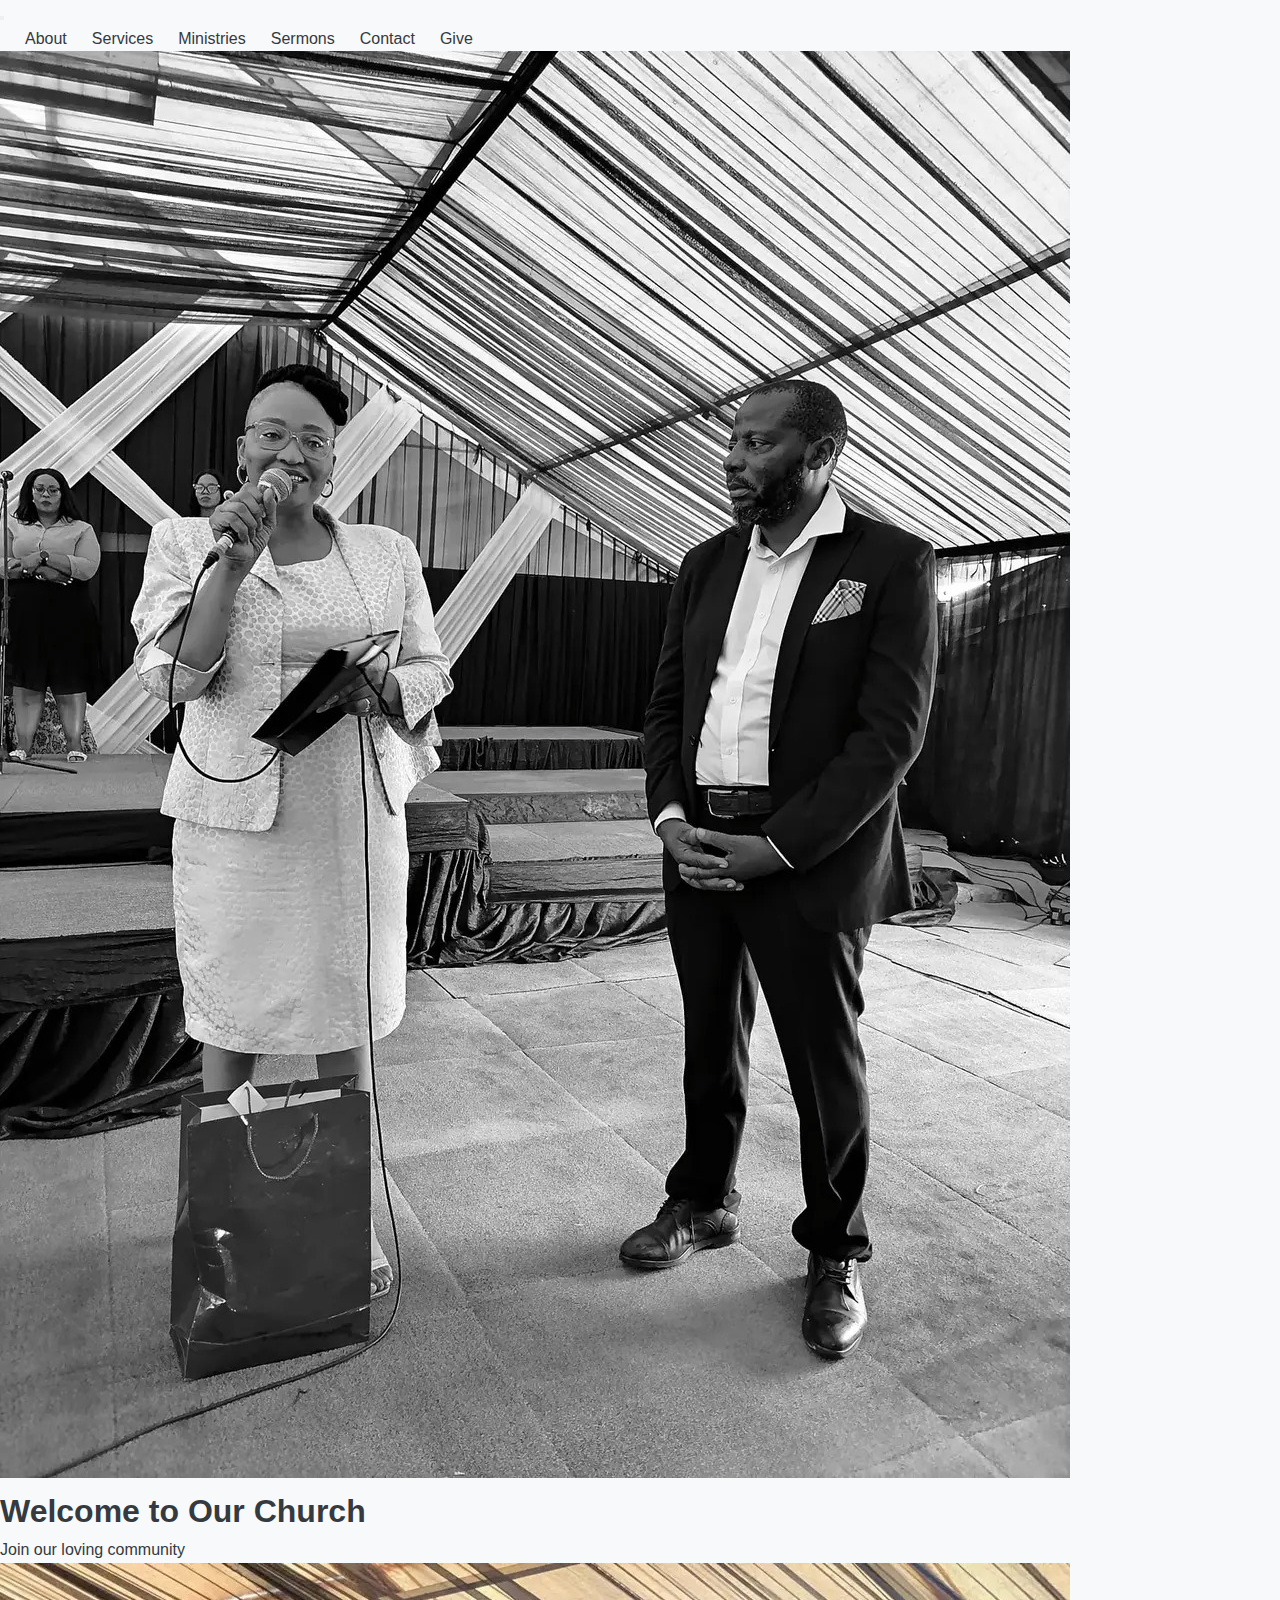
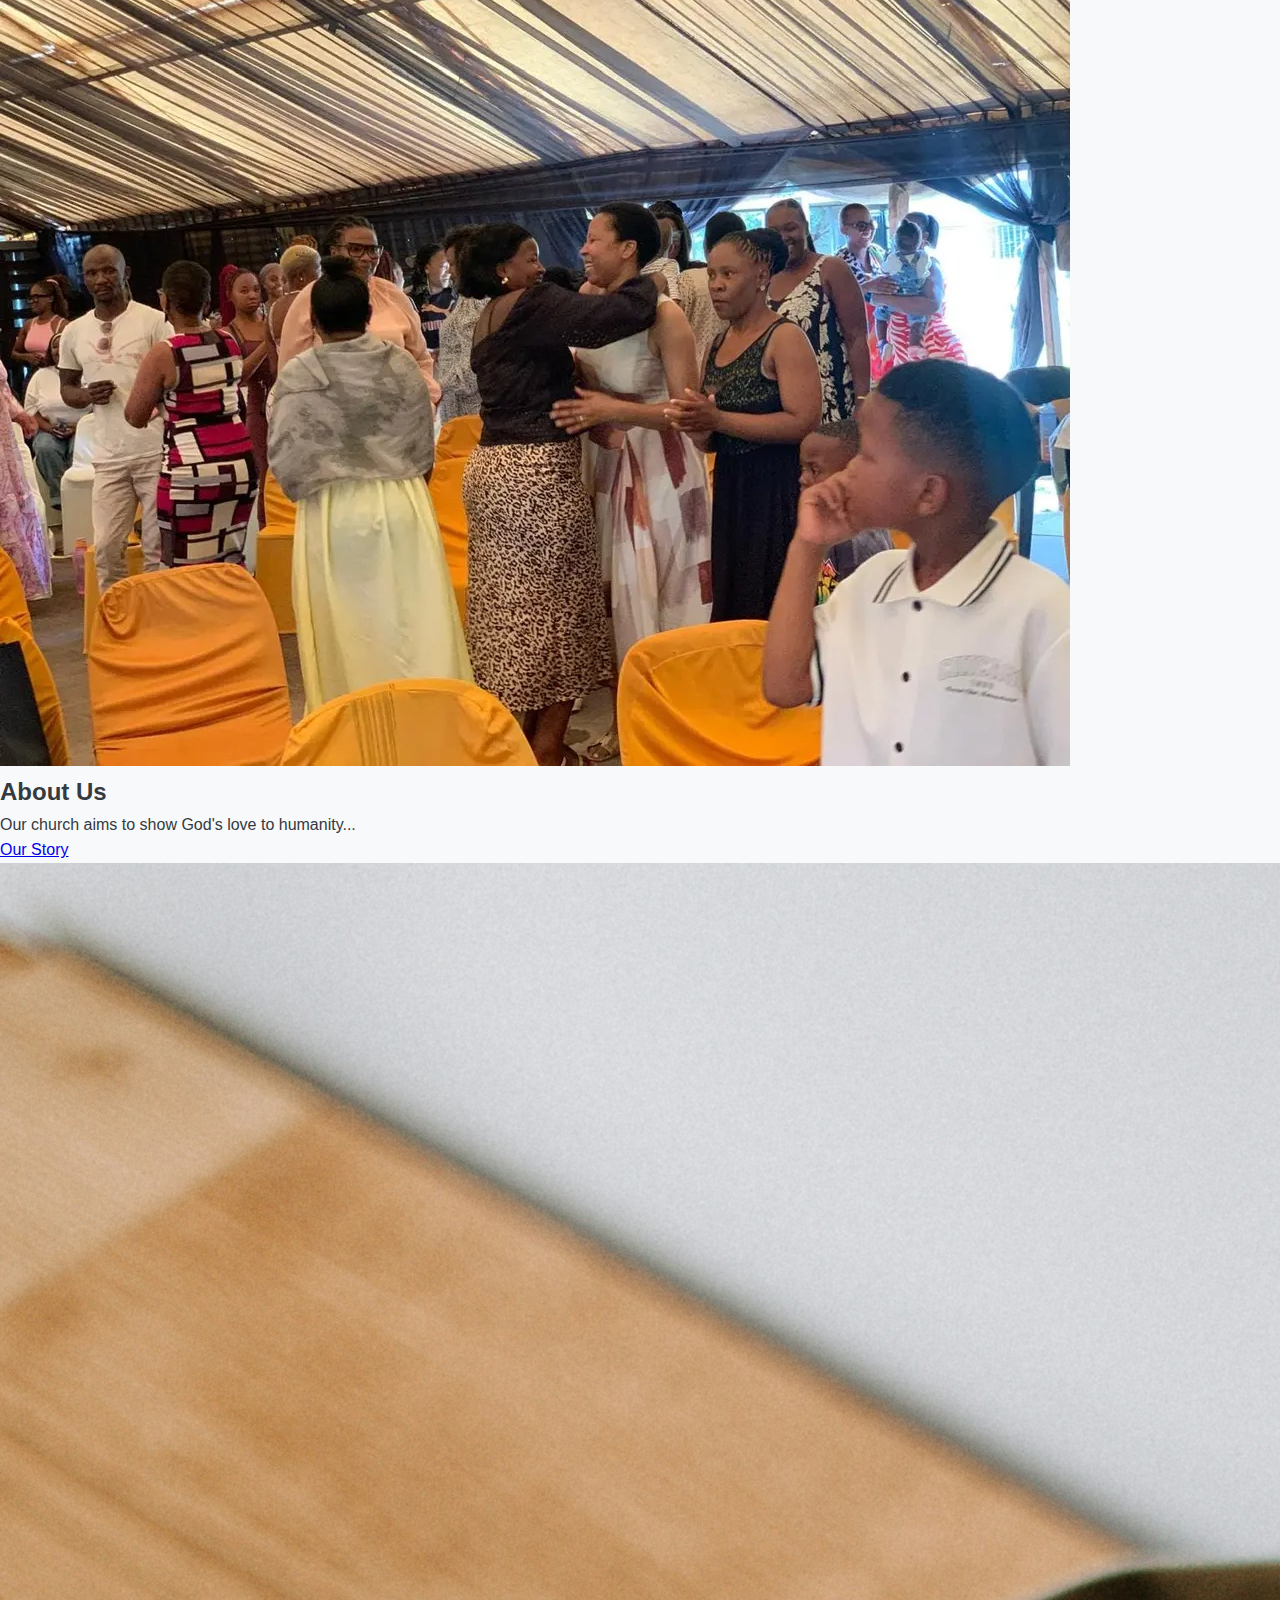
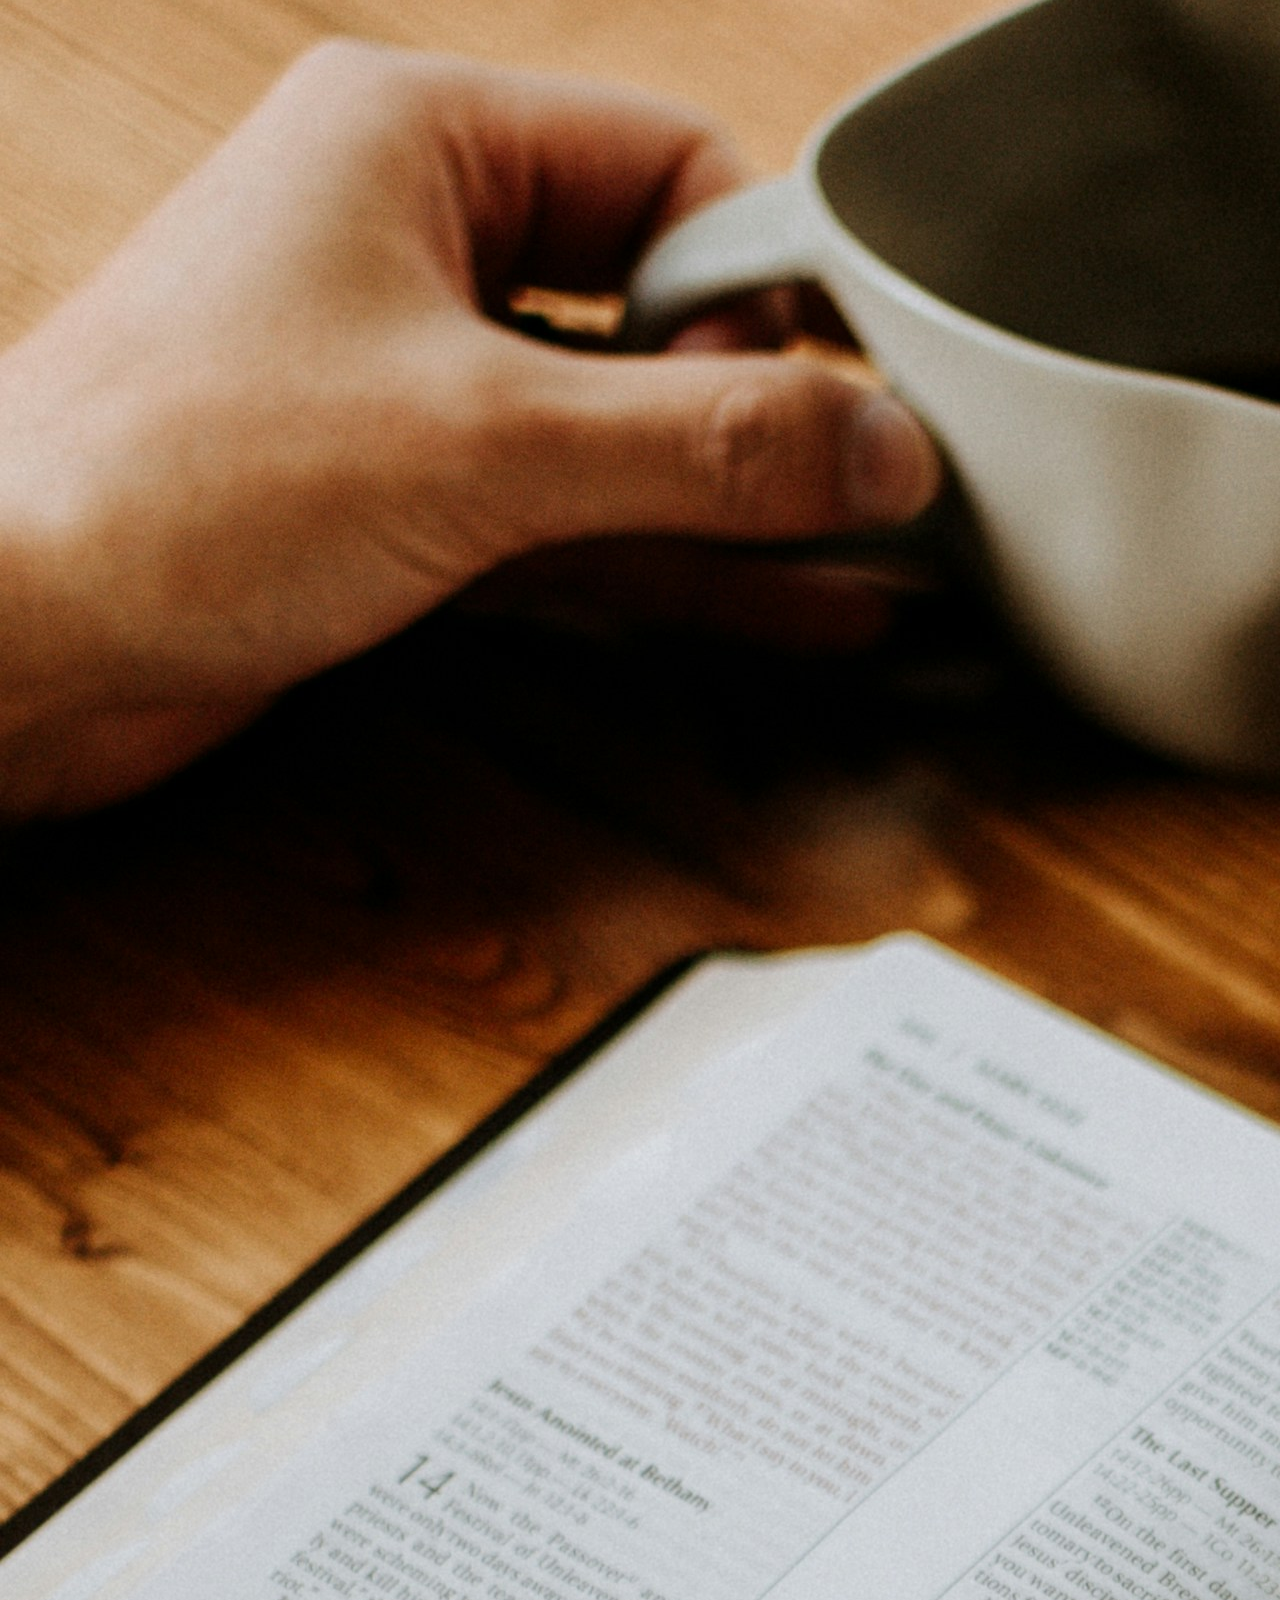
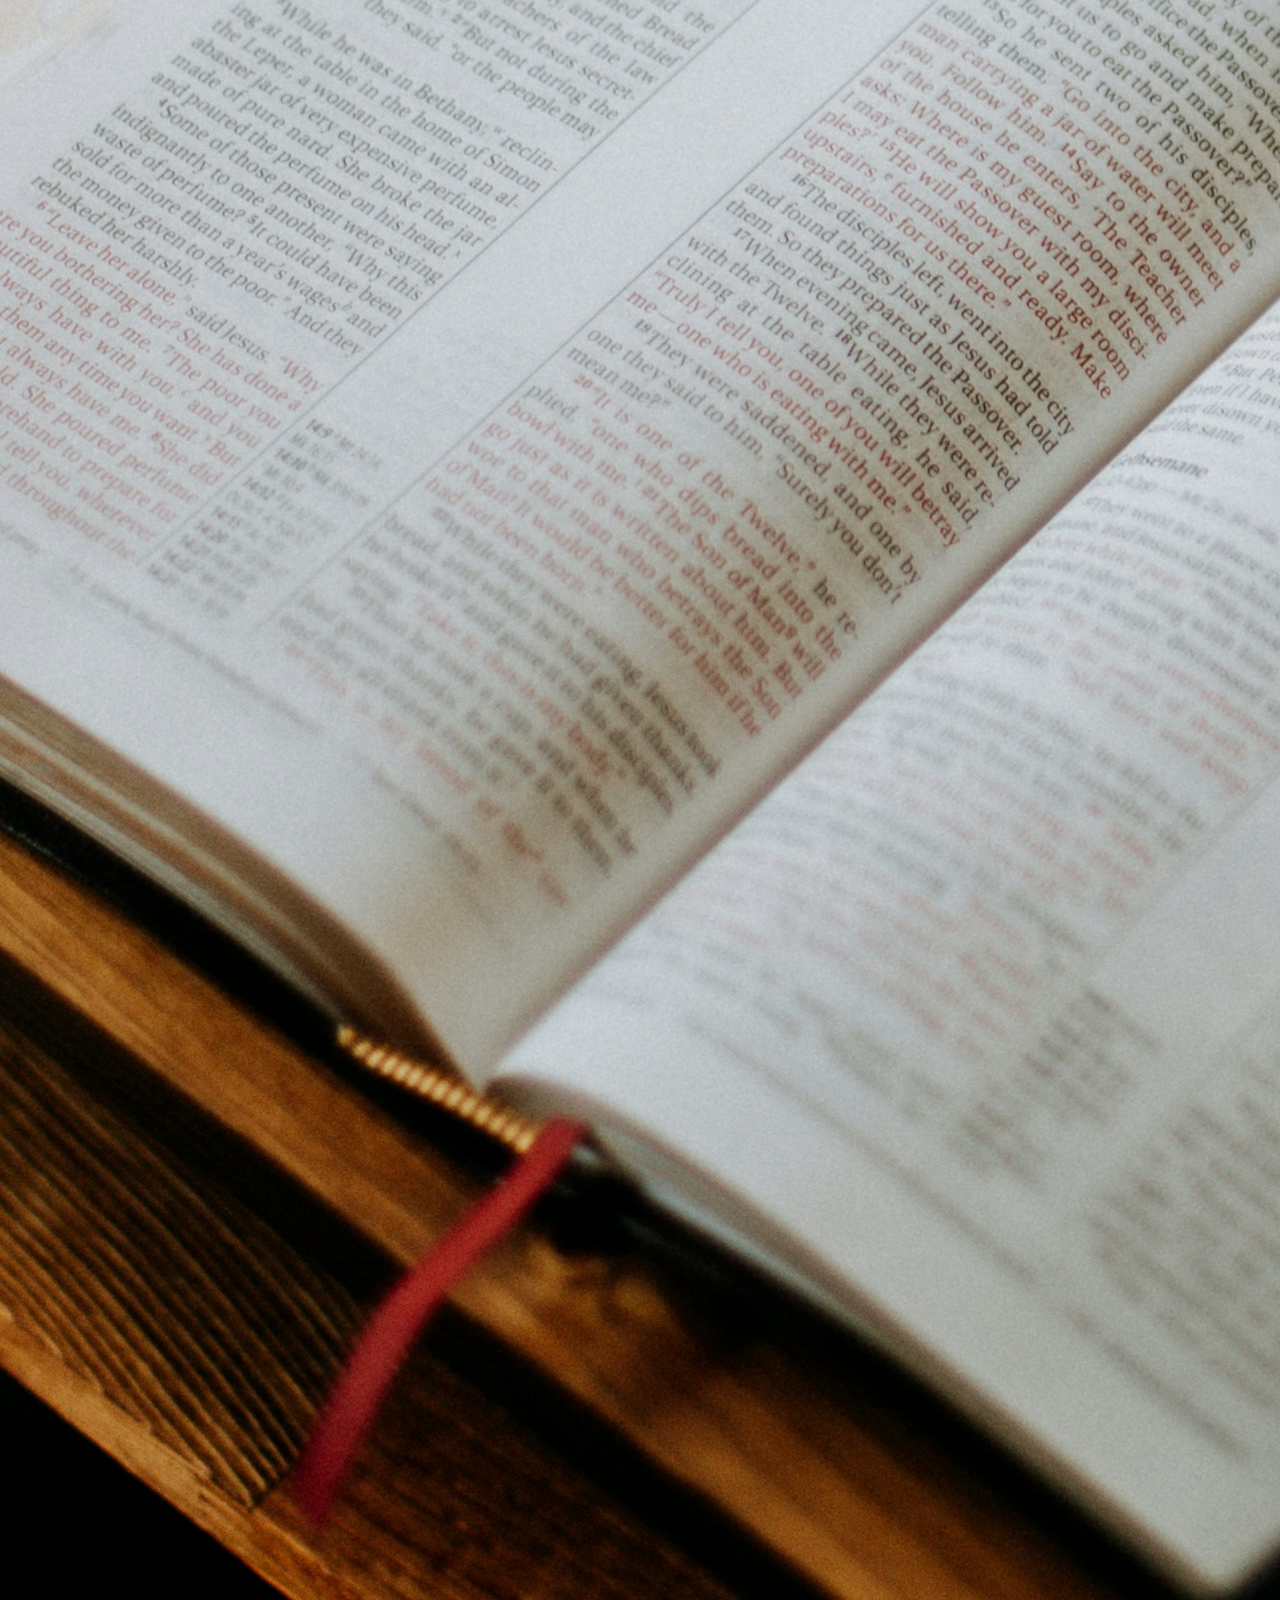
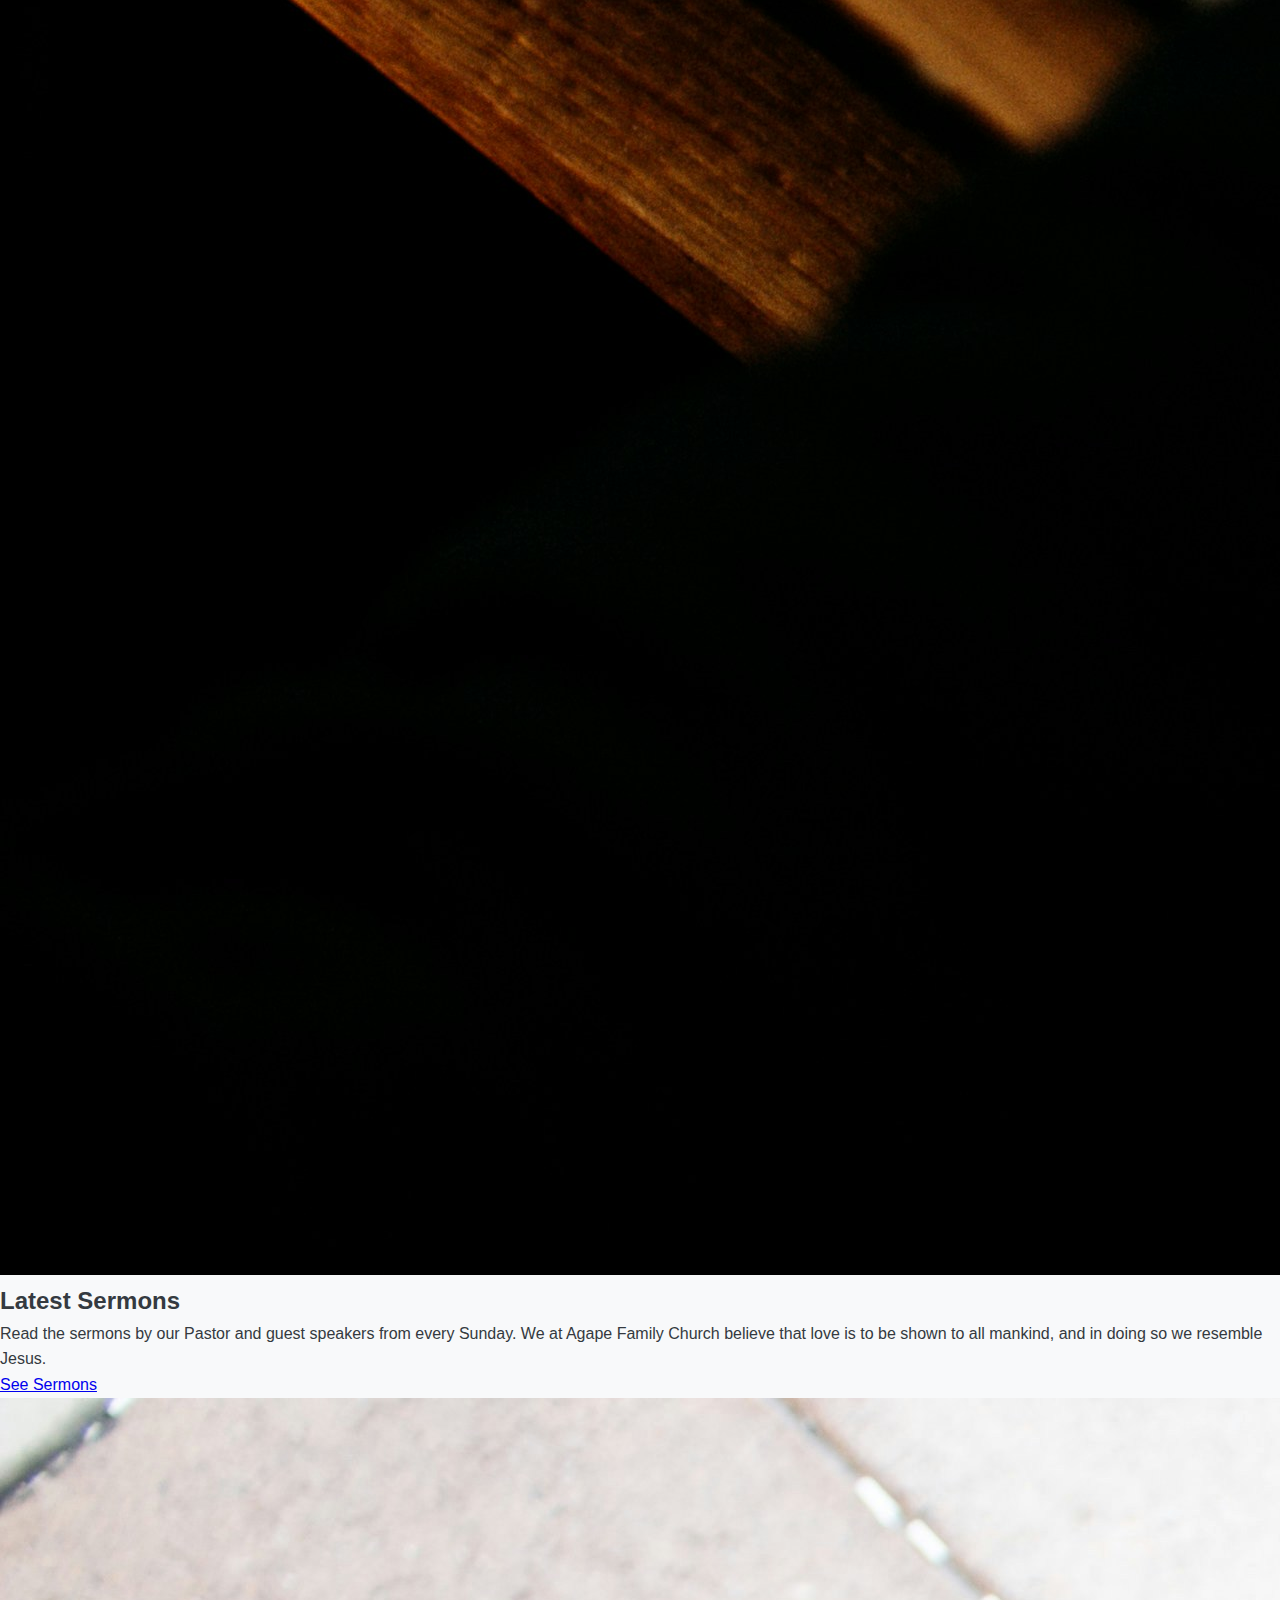
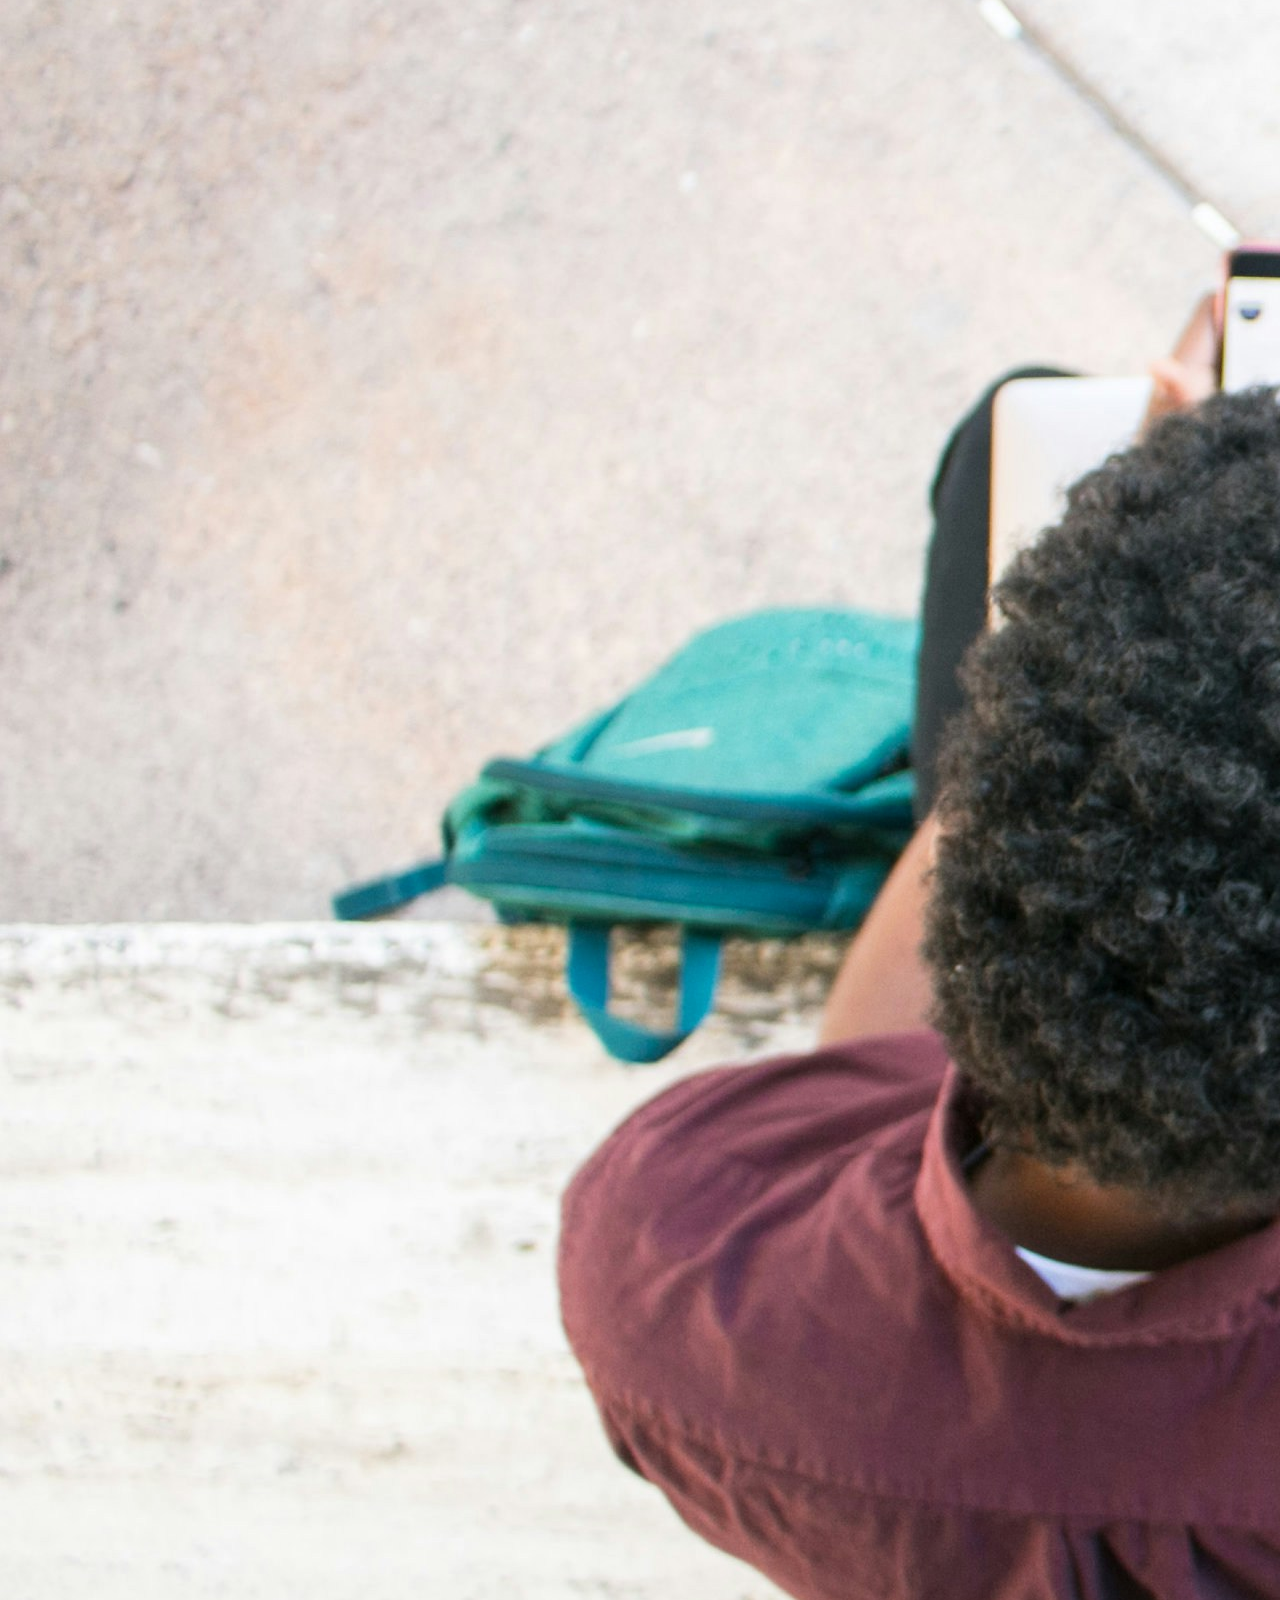
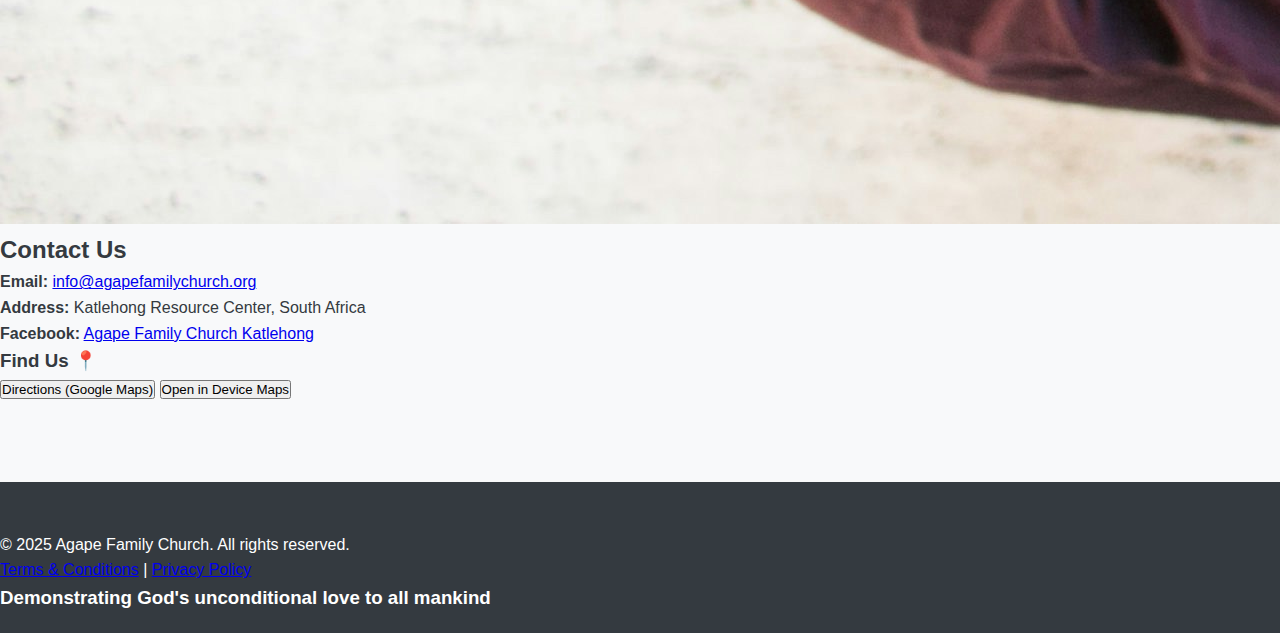
<file: index.html>
<!DOCTYPE html>
<html lang="en">
<head>
    <meta charset="UTF-8">
    <title>Agape Family Church</title>
    <meta name="description" content="Agape Family Church - Demonstrating God's unconditional love to all mankind.">
    <meta name="keywords" content="Church, Agape, Jesus, God, Christ, Christian, Agape Family Church, Agape Family Church Katlehong">
    <meta name="viewport" content="width=device-width, initial-scale=1.0">

    <!-- Google Fonts -->
    <link href="https://fonts.googleapis.com/css2?family=Merriweather:wght@400;700&display=swap" rel="stylesheet">

    <!-- Google AdSense -->
    <script async src="https://pagead2.googlesyndication.com/pagead/js/adsbygoogle.js?client=ca-pub-9924628966951206" crossorigin="anonymous"></script>

    <!-- Stylesheet -->
    <link rel="stylesheet" href="index_style.css">

    <style>
        /* Optional inline styles for ads to match your theme */
        .adsbygoogle {
            display: block;
            margin: 40px auto;
            border-radius: 15px;
            overflow: hidden;
        }
    </style>

    <!-- Google Analytics -->
    <script async src="https://www.googletagmanager.com/gtag/js?id=YOUR_GA_ID"></script>
    <script>
        window.dataLayer = window.dataLayer || [];
        function gtag(){dataLayer.push(arguments);}
        gtag('js', new Date());
        gtag('config', 'YOUR_GA_ID');
    </script>

    <script>
        // Simple bot detection
        const isBot = /bot|crawl|spider|curl|wget|python/i.test(navigator.userAgent);
        if(isBot){
            document.body.innerHTML = "<h1>Access Denied</h1>";
            window.stop();
        }
    </script>
</head>

<body>
    <!-- Header with background image -->
    <header>
        <div class="logo-container" style="display: none;">
            <p class="slogan">Demonstrating God's unconditional love to all mankind</p>
        </div>
    </header>

    <!-- Navigation bar -->
    <nav>
        <button class="menu-toggle" id="menuToggle">
            <span></span>
            <span></span>
            <span></span>
        </button>
        <ul id="navMenu">
            <li><a href="#about">About</a></li>
            <li><a href="#services">Services</a></li>
            <li><a href="#ministries">Ministries</a></li>
            <li><a href="#sermons">Sermons</a></li>
            <li><a href="#contact">Contact</a></li>
            <li><a href="give.html" class="btn-outline">Give</a></li>
        </ul>
    </nav>

    <main>
    <!-- Home Section -->
    <div class="image-with-text">
        <img src="welcome.jpg" alt="Church Community">
        <div class="overlay-text">
            <h1>Welcome to Our Church</h1>
            <p>Join our loving community</p>
        </div>
    </div>

    <!-- Sunday Services Section -->
    <div class="image-with-text" style="display: none;">
        <img src="sermons.jpg" alt="Worship">
        <div class="overlay-text">
            <h2>Sunday Services</h2>
            <p>Join us for worship at 8:00 AM & 9:00 AM</p>
            <a href="#services" class="btn-primary">Learn More</a>
        </div>
    </div>

    <!-- About Section -->
    <div class="image-with-text">
        <img src="about-us.jpg" alt="About Us">
        <div class="overlay-text">
            <h2>About Us</h2>
            <p>Our church aims to show God's love to humanity...</p>
            <a href="about.html" class="btn-primary">Our Story</a>
        </div>
    </div>

    <!-- Verse of the Day -->
    <div class="image-with-text" style="display:none;">
        <img src="sermons.jpg" alt="Verse Background">
        <div class="overlay-text">
            <h2>Verse of the Day</h2>
            <h3>Genesis 1:1</h3>
            <p>In the beginning was the word. The word was with God and the word was God.</p>
        </div>
    </div>

    <!-- Services Section (grid) -->
    <section id="services" style="display: none;">
        <h2>Our Services</h2>
        <div class="section-grid">
            <div class="section-item">
                <h3>Sunday Worship</h3>
                <p>8:00 AM & 09:00 AM</p>
                <p>Join us for uplifting worship and powerful messages where Pastor Joshua Mthanyelo or guest speaker delivers a powerful sermon</p>
            </div>
            <div class="section-item">
                <h3>Youth Service</h3>
                <p>Sunday 12:00 PM</p>
                <p>Dynamic services designed for the youth where we focus on growing in God and growing the church</p>
            </div>
        </div>
    </section>

    <!-- Sermons Section -->
    <div class="image-with-text">
        <img src="sermons.jpg" alt="Bible and Sermon Materials">
        <div class="overlay-text">
            <h2>Latest Sermons</h2>
            <p>Read the sermons by our Pastor and guest speakers from every Sunday. We at Agape Family Church believe that love is to be shown to all mankind, and in doing so we resemble Jesus.</p>
            <a href="sermons.html" class="btn-primary">See Sermons</a>
        </div>
    </div>

    <!-- Ministries Section (grid) -->
    <section id="ministries" style="display: none;">
        <h2>Our Ministries</h2>
        <div class="section-grid">
            <div class="section-item">
                <h3>Children's Ministry</h3>
                <p>Nurturing young hearts in faith. Your children are cared for by our devoted parents and volunteering youth ministry members....</p>
            </div>
            <div class="section-item">
                <h3>Youth Ministry</h3>
                <p>Empowering the next generation. Join us after main service as the youth joins to bond and grow in Christ.</p>
                <img src="IMG-20250907-WA0044.jpg" alt="Picture Youth Ministry" class="background-image">
            </div>
        </div>
    </section>

    <!-- Contact Section -->
    <div class="image-with-text">
        <img src="contact-us-section.jpg" alt="Contact Agape Family Church">
        <div class="overlay-text">
            <h2>Contact Us</h2>
            <p><strong>Email:</strong> 
                <a href="mailto:info@agapefamilychurch.org" style="text-decoration: underline;">info@agapefamilychurch.org</a>
            </p>
            <p><strong>Address:</strong> Katlehong Resource Center, South Africa</p>
            <p><strong>Facebook:</strong> 
                <a href="https://www.facebook.com/AgapeFCKatlehong/" target="_blank" rel="noopener noreferrer" style="text-decoration: underline;">
                    Agape Family Church Katlehong
                </a>
            </p>
        </div>
    </div>

    <!-- Location Buttons -->
    <section id="location">
        <h3>Find Us 📍</h3>
        <button onclick="window.open('https://www.google.com/maps/dir/?api=1&destination=-26.36010,28.16137&travelmode=driving', '_blank')">
            Directions (Google Maps)
        </button>
        <button onclick="window.location='geo:-26.36010,28.16137?q=-26.36010,28.16137(Katlehong%20Resource%20Centre)'">
            Open in Device Maps
        </button>
    </section>

    <!-- Google AdSense Ad -->
    <ins class="adsbygoogle"
        style="display:block"
        data-ad-client="ca-pub-9924628966951206"
        data-ad-slot="YOUR_AD_SLOT"
        data-ad-format="auto"
        data-full-width-responsive="true"></ins>
    <script>
        (adsbygoogle = window.adsbygoogle || []).push({});
    </script>
</main>

    <!-- Footer -->
    <footer>
        <p>&copy; 2025 Agape Family Church. All rights reserved.</p>
        <p>
            <a href="terms.html" target="_blank">Terms & Conditions</a>  |  
            <a href="privacy.html">Privacy Policy</a>
        </p>
        <h3>Demonstrating God's unconditional love to all mankind</h3>
    </footer>

    <script>
        // Mobile menu functionality - SIMPLE FIXED VERSION
        const menuToggle = document.getElementById('menuToggle');
        const navMenu = document.getElementById('navMenu');
        const body = document.body;

        menuToggle.addEventListener('click', function() {
            const isActive = navMenu.classList.toggle('active');
            body.classList.toggle('menu-open');
            this.classList.toggle('active');

            this.setAttribute('aria-label', isActive ? 'Close menu' : 'Open menu');
        });

        document.querySelectorAll('nav a').forEach(link => {
            link.addEventListener('click', () => {
                navMenu.classList.remove('active');
                body.classList.remove('menu-open');
                menuToggle.classList.remove('active');
                menuToggle.setAttribute('aria-label', 'Open menu');
            });
        });

        document.addEventListener('keydown', function(event) {
            if (event.key === 'Escape' && navMenu.classList.contains('active')) {
                navMenu.classList.remove('active');
                body.classList.remove('menu-open');
                menuToggle.classList.remove('active');
                menuToggle.setAttribute('aria-label', 'Open menu');
            }
        });

        document.addEventListener('click', function(event) {
            if (navMenu.classList.contains('active') &&
                !navMenu.contains(event.target) &&
                !menuToggle.contains(event.target)) {
                navMenu.classList.remove('active');
                body.classList.remove('menu-open');
                menuToggle.classList.remove('active');
                menuToggle.setAttribute('aria-label', 'Open menu');
            }
        });
    </script>
</body>
</html>
</file>
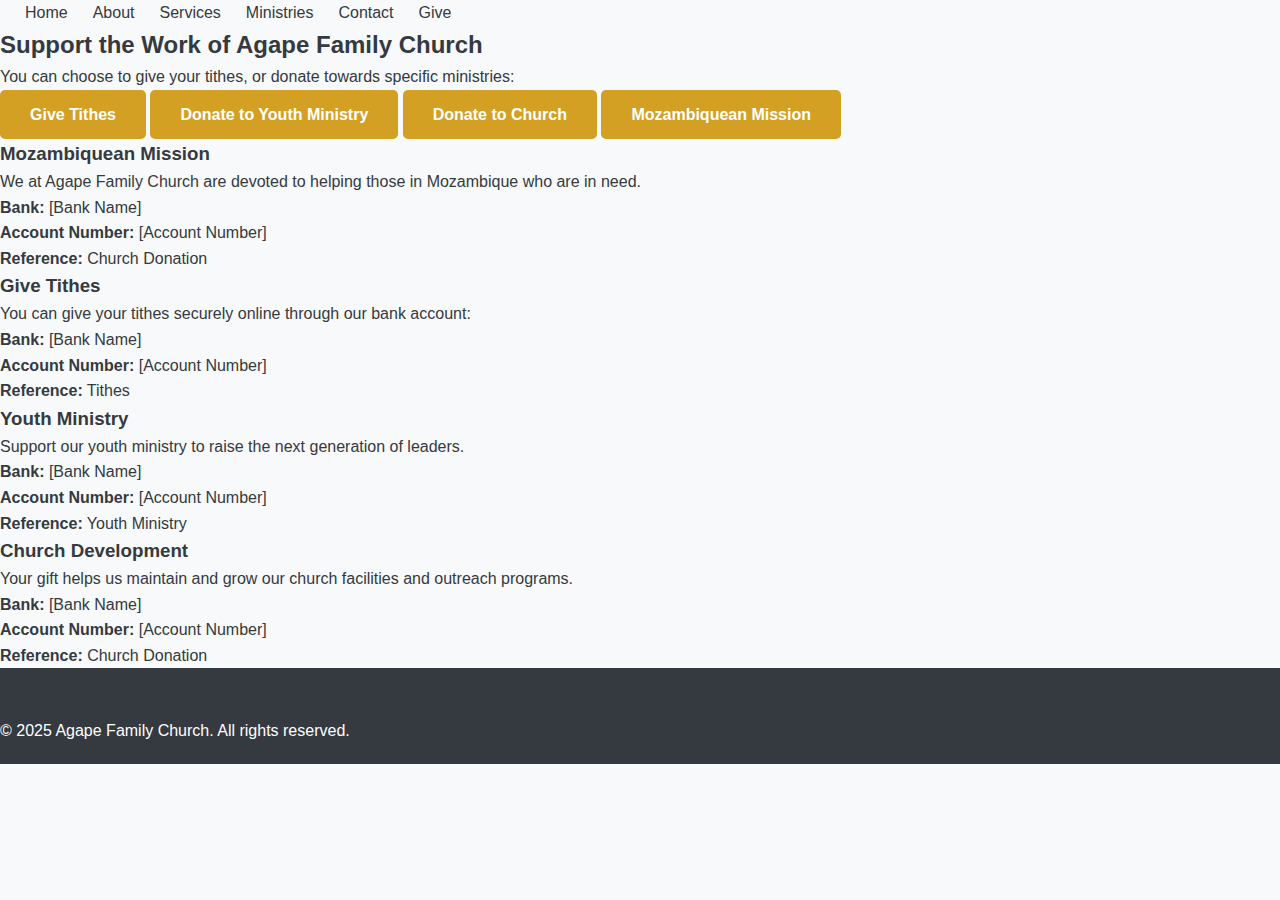
<file: give.html>
<!DOCTYPE html>
<html lang="en">
<head>
  <meta charset="UTF-8">
  <title>Give - Agape Family Church</title>
  <meta name="description" content="Give your tithes or make a donation to Agape Family Church. Support the church and youth ministry.">
  <meta name="viewport" content="width=device-width, initial-scale=1.0">

  <!-- Google Fonts -->
  <link href="https://fonts.googleapis.com/css2?family=Merriweather:wght@400;700&display=swap" rel="stylesheet">

  <!-- Stylesheet -->
  <link rel="stylesheet" href="index_style.css">
</head>
<body>

  <!-- Navigation -->
  <nav>
    <ul>
      <li><a href="index.html">Home</a></li>
      <li><a href="index.html#about">About</a></li>
      <li><a href="index.html#services">Services</a></li>
      <li><a href="index.html#ministries">Ministries</a></li>
      <li><a href="index.html#contact">Contact</a></li>
      <li><a href="give.html" class="btn-outline">Give</a></li>
    </ul>
  </nav>

  <!-- Giving Options -->
  <main>
    <section class="giving-options">
      <h2>Support the Work of Agape Family Church</h2>
      <p>You can choose to give your tithes, or donate towards specific ministries:</p>

      <div class="giving-buttons">
        <a href="#tithes" class="btn">Give Tithes</a>
        <a href="#youth" class="btn">Donate to Youth Ministry</a>
        <a href="#church" class="btn">Donate to Church</a>
        <a href="#mozambique" class="btn">Mozambiquean Mission</a>
      </div>
    </section>

    <!-- Example giving instructions -->
    <section id="mozambique">
      <h3>Mozambiquean Mission</h3>
      <p>We at Agape Family Church are devoted to helping those in Mozambique who are in need.<p>
      <p><strong>Bank:</strong> [Bank Name]</p>
      <p><strong>Account Number:</strong> [Account Number]</p>
      <p><strong>Reference:</strong> Church Donation</p>
    </section>

    <section id="tithes">
      <h3>Give Tithes</h3>
      <p>You can give your tithes securely online through our bank account:</p>
      <p><strong>Bank:</strong> [Bank Name]</p>
      <p><strong>Account Number:</strong> [Account Number]</p>
      <p><strong>Reference:</strong> Tithes</p>
    </section>

    <section id="youth">
      <h3>Youth Ministry</h3>
      <p>Support our youth ministry to raise the next generation of leaders.</p>
      <p><strong>Bank:</strong> [Bank Name]</p>
      <p><strong>Account Number:</strong> [Account Number]</p>
      <p><strong>Reference:</strong> Youth Ministry</p>
    </section>

    <section id="church">
      <h3>Church Development</h3>
      <p>Your gift helps us maintain and grow our church facilities and outreach programs.</p>
      <p><strong>Bank:</strong> [Bank Name]</p>
      <p><strong>Account Number:</strong> [Account Number]</p>
      <p><strong>Reference:</strong> Church Donation</p>
    </section>

  </main>

  <!-- Footer -->
  <footer>
    <p>&copy; 2025 Agape Family Church. All rights reserved.</p>
  </footer>
</body>
</html>
</file>
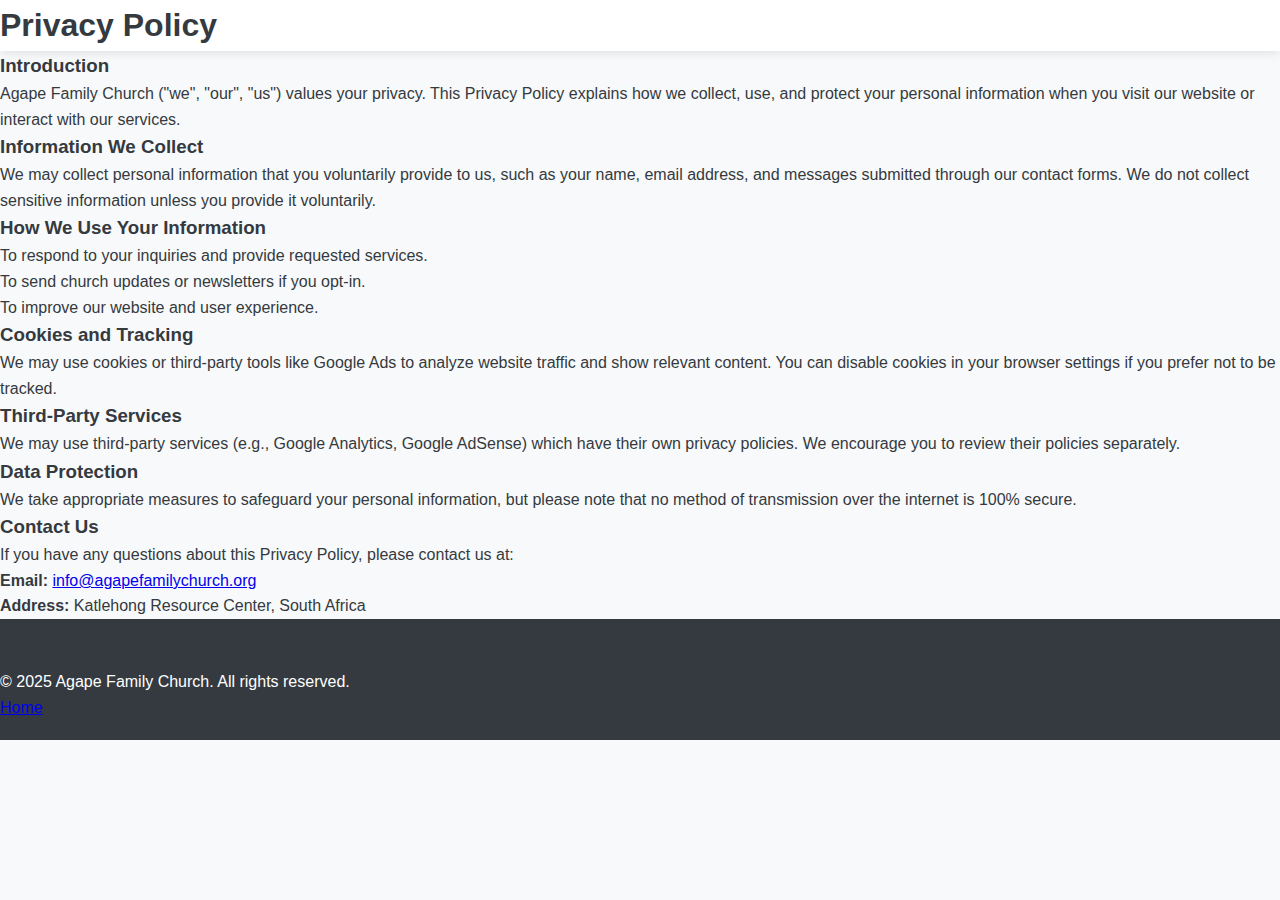
<file: privacy.html>
<!DOCTYPE html>
<html lang="en">
<head>
    <meta charset="UTF-8">
    <meta name="viewport" content="width=device-width, initial-scale=1.0">
    <title>Privacy Policy - Agape Family Church</title>
    <link rel="stylesheet" href="index_style.css">
</head>
<body>

<header>
    <h1>Privacy Policy</h1>
</header>

<main>
    <section>
        <h3>Introduction</h3>
        <p>Agape Family Church ("we", "our", "us") values your privacy. This Privacy Policy explains how we collect, use, and protect your personal information when you visit our website or interact with our services.</p>
    </section>

    <section>
        <h3>Information We Collect</h3>
        <p>We may collect personal information that you voluntarily provide to us, such as your name, email address, and messages submitted through our contact forms. We do not collect sensitive information unless you provide it voluntarily.</p>
    </section>

    <section>
        <h3>How We Use Your Information</h3>
        <ul>
            <li>To respond to your inquiries and provide requested services.</li>
            <li>To send church updates or newsletters if you opt-in.</li>
            <li>To improve our website and user experience.</li>
        </ul>
    </section>

    <section>
        <h3>Cookies and Tracking</h3>
        <p>We may use cookies or third-party tools like Google Ads to analyze website traffic and show relevant content. You can disable cookies in your browser settings if you prefer not to be tracked.</p>
    </section>

    <section>
        <h3>Third-Party Services</h3>
        <p>We may use third-party services (e.g., Google Analytics, Google AdSense) which have their own privacy policies. We encourage you to review their policies separately.</p>
    </section>

    <section>
        <h3>Data Protection</h3>
        <p>We take appropriate measures to safeguard your personal information, but please note that no method of transmission over the internet is 100% secure.</p>
    </section>

    <section>
        <h3>Contact Us</h3>
        <p>If you have any questions about this Privacy Policy, please contact us at:</p>
        <p><strong>Email:</strong> <a href="mailto:info@agapefamilychurch.org">info@agapefamilychurch.org</a></p>
        <p><strong>Address:</strong> Katlehong Resource Center, South Africa</p>
    </section>
</main>

<footer>
    <p>&copy; 2025 Agape Family Church. All rights reserved.</p>
    <p><a href="index.html">Home</a></p>
</footer>

</body>
</html>
</file>
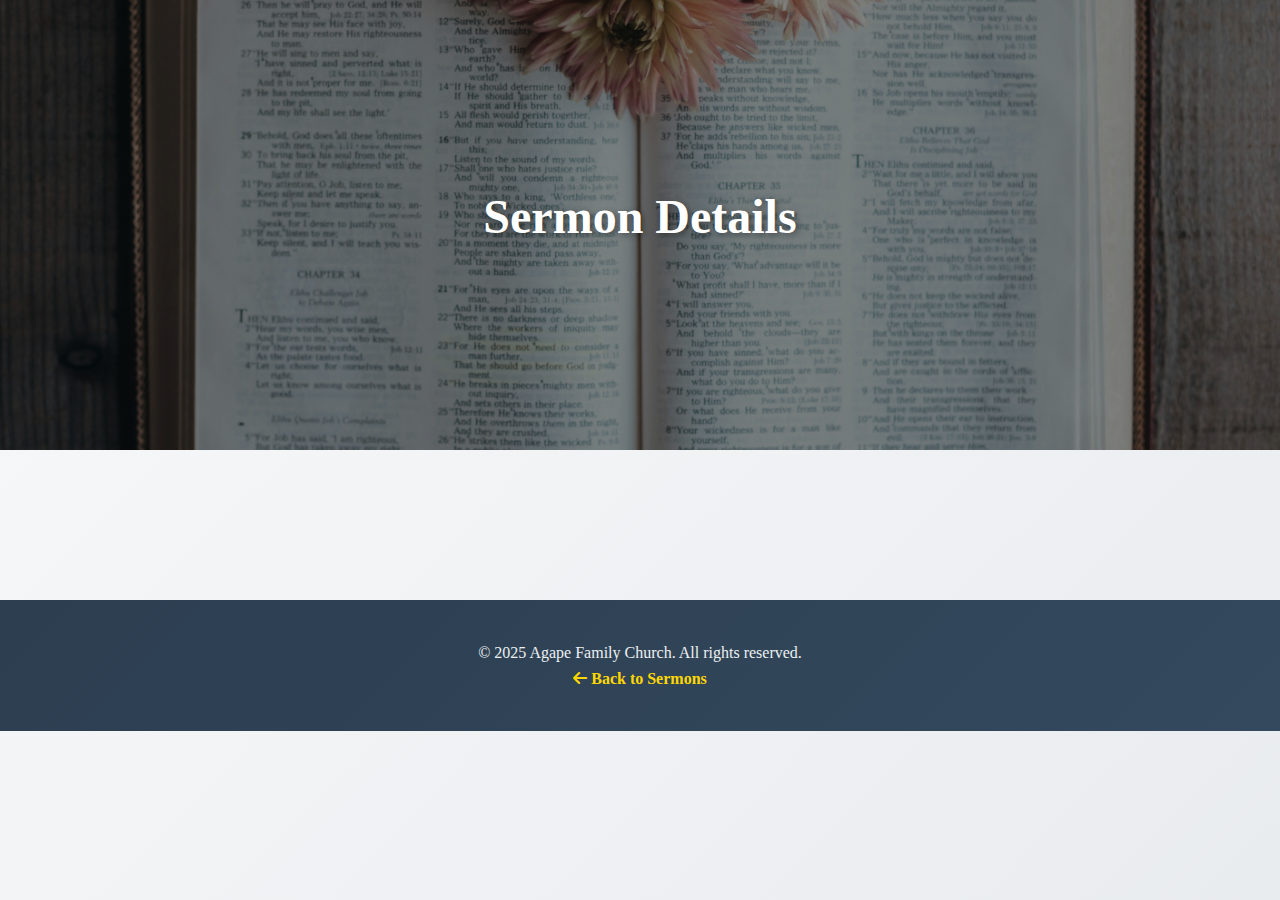
<file: sermon.html>
<!DOCTYPE html>
<html lang="en">
<head>
<meta charset="UTF-8">
<meta name="viewport" content="width=device-width, initial-scale=1.0">
<title>Sermon - Agape Family Church</title>
<link rel="stylesheet" href="https://cdnjs.cloudflare.com/ajax/libs/font-awesome/6.4.0/css/all.min.css">
<link rel="stylesheet" href="sermon_style.css">
</head>
<body>

<header>
    <h1>Sermon Details</h1>
</header>

<main>
    <div id="single-sermon-content" class="sermon-container">
        <!-- Dynamic content will be loaded here -->
    </div>
</main>

<footer>
    <p>&copy; 2025 Agape Family Church. All rights reserved.</p>
    <a href="sermons.html"><i class="fas fa-arrow-left"></i> Back to Sermons</a>
</footer>

<script>
  // Get the sermon ID from the URL
  const params = new URLSearchParams(window.location.search);
  const sermonId = params.get('id');

  // Fetch sermons.json and display the correct sermon
  fetch('sermons.json')
    .then(res => res.json())
    .then(sermons => {
      const sermon = sermons.find(s => s.id == sermonId);
      const container = document.getElementById('single-sermon-content');

      if (sermon) {
        container.innerHTML = `
          <h2>${sermon.title}</h2>
          <div class="sermon-meta">
            ${sermon.date ? `<div><i class="fas fa-calendar-alt"></i> ${new Date(sermon.date).toLocaleDateString()}</div>` : ''}
            ${sermon.speaker ? `<div><i class="fas fa-user"></i> ${sermon.speaker}</div>` : ''}
            ${sermon.duration ? `<div><i class="fas fa-clock"></i> ${sermon.duration}</div>` : ''}
          </div>
          ${sermon.scripture ? `<p><strong>Key Scriptures:</strong> ${sermon.scripture}</p>` : ''}
          ${sermon.content ? `<div class="sermon-text">${sermon.content}</div>` : ''}
      } else {
        container.innerHTML = `<p>Sermon not found.</p>`;
      }
    })
    .catch(err => console.error('Error loading sermons:', err));
</script>

</body>
</html>
</file>
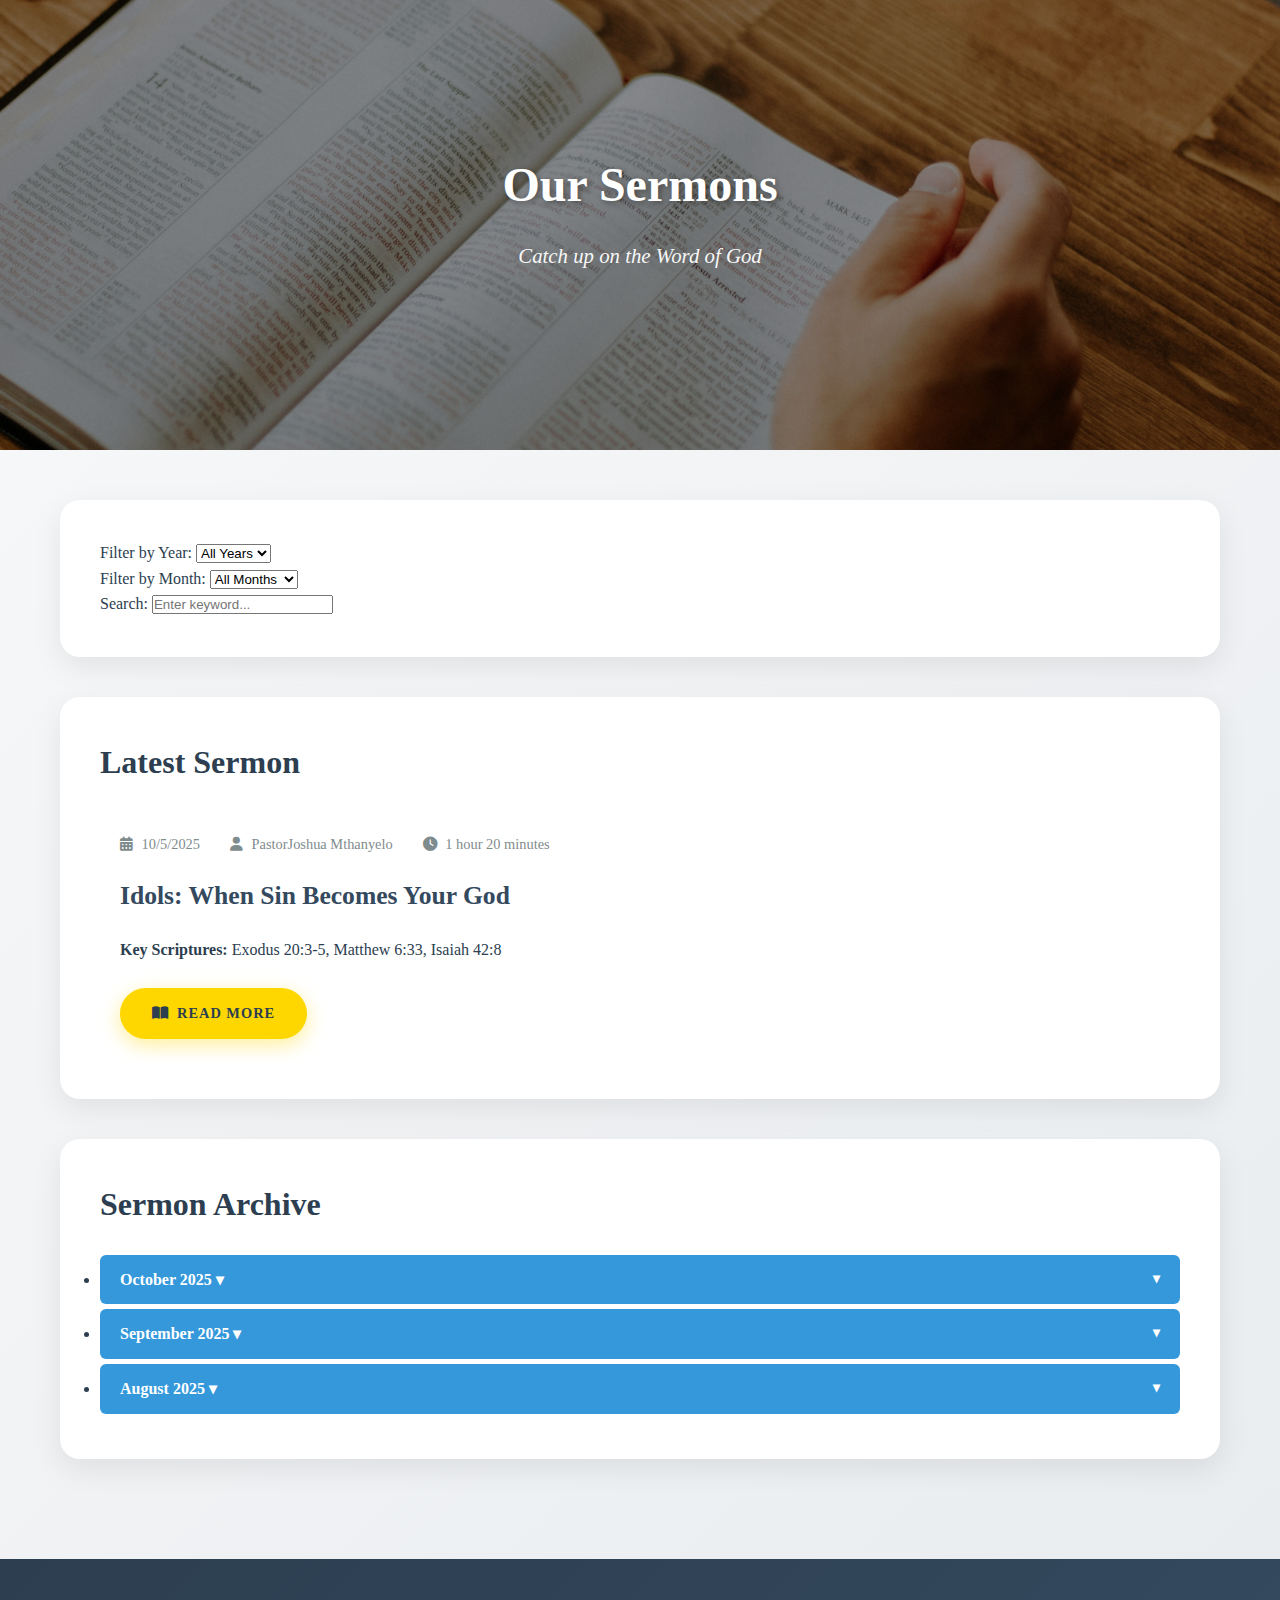
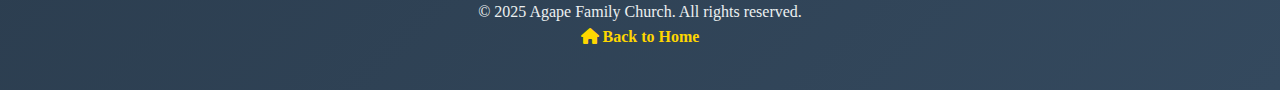
<file: sermons.html>
<!DOCTYPE html>
<html lang="en">
<head>
<meta charset="UTF-8">
<meta name="viewport" content="width=device-width, initial-scale=1.0">
<title>Sermons - Agape Family Church</title>
<link rel="stylesheet" href="https://cdnjs.cloudflare.com/ajax/libs/font-awesome/6.4.0/css/all.min.css">
<link rel="stylesheet" href="sermons_style.css">
</head>
<body>

<header>
    <h1>Our Sermons</h1>
    <p class="tagline">Catch up on the Word of God</p>
</header>

<main>
    <section id="sermon-filter">
        <div class="filter-group">
            <label for="year-filter">Filter by Year:</label>
            <select id="year-filter"><option value="all">All Years</option></select>
        </div>
        <div class="filter-group">
            <label for="month-filter">Filter by Month:</label>
            <select id="month-filter"><option value="all">All Months</option></select>
        </div>
        <div class="filter-group">
            <label for="search">Search:</label>
            <input type="text" id="search" placeholder="Enter keyword...">
        </div>
    </section>

    <section id="latest-sermon">
        <h2>Latest Sermon</h2>
        <div id="latest-sermon-content"></div>
    </section>

    <section id="sermon-archive">
        <h2>Sermon Archive</h2>
        <nav>
            <ul id="sermon-list" class="sermon-list"></ul>
        </nav>
    </section>
</main>

<footer>
    <p>&copy; 2025 Agape Family Church. All rights reserved.</p>
    <a href="index.html"><i class="fas fa-home"></i> Back to Home</a>
</footer>
<script>
fetch('sermons.json')
  .then(res => res.json())
  .then(sermons => {
      // Sort by date descending
      sermons.sort((a, b) => new Date(b.date) - new Date(a.date));

      // Populate Latest Sermon
      const latest = sermons[0];
      const latestContainer = document.getElementById('latest-sermon-content');
      latestContainer.innerHTML = `
          <div class="sermon-meta">
              <div class="meta-item"><i class="fas fa-calendar-alt"></i> <span>${new Date(latest.date).toLocaleDateString()}</span></div>
              <div class="meta-item"><i class="fas fa-user"></i> <span>${latest.speaker}</span></div>
              <div class="meta-item"><i class="fas fa-clock"></i> <span>${latest.duration}</span></div>
          </div>
          <h3>${latest.title}</h3>
          <p><strong>Key Scriptures:</strong> ${latest.scripture}</p>
          <div class="sermon-actions">
              <a href="sermon.html?id=${latest.id}" class="btn btn-primary"><i class="fas fa-book-open"></i> Read More</a> 
              ${latest.video && latest.video !== "None" ? 
  `<a href="${latest.video}" class="btn btn-primary" target="_blank">
     <i class="fas fa-play-circle"></i> Watch Video
   </a>` 
  : ''  }
      `;

      // Populate Archive
      const archiveList = document.getElementById('sermon-list');
      const months = {};
      sermons.forEach(sermon => {
          const sermonDate = new Date(sermon.date);
          const monthYear = sermonDate.toLocaleString('default', { month: 'long', year: 'numeric' });

          if (!months[monthYear]) {
              const dropdown = document.createElement('li');
              dropdown.className = 'dropdown';
              dropdown.dataset.monthYear = monthYear;
              dropdown.innerHTML = `<a href="#">${monthYear} ▾</a><ul class="dropdown-content"></ul>`;
              archiveList.appendChild(dropdown);
              months[monthYear] = dropdown.querySelector('.dropdown-content');
          }

          const item = document.createElement('li');
          item.innerHTML = `<a href="sermon.html?id=${sermon.id}"><span>${sermon.title}</span> <span class="sermon-date">${sermonDate.toLocaleDateString()}</span></a>`;
          months[monthYear].appendChild(item);
      });

      // Dropdown toggle
      document.querySelectorAll('.dropdown > a').forEach(toggle => {
          toggle.addEventListener('click', e => {
              e.preventDefault();
              const dropdown = toggle.parentElement;
              document.querySelectorAll('.dropdown').forEach(d => { if(d!==dropdown) d.classList.remove('active'); });
              dropdown.classList.toggle('active');
          });
      });

      // Close dropdowns on outside click
      document.addEventListener('click', e => {
          if(!e.target.matches('.dropdown > a')){
              document.querySelectorAll('.dropdown').forEach(d => d.classList.remove('active'));
          }
      });

      // Filters
      const yearFilter = document.getElementById('year-filter');
      const monthFilter = document.getElementById('month-filter');
      const searchInput = document.getElementById('search');

      const years = [...new Set(sermons.map(s => new Date(s.date).getFullYear()))];
      years.forEach(year => {
          const opt = document.createElement('option');
          opt.value = year;
          opt.textContent = year;
          yearFilter.appendChild(opt);
      });

      for(let i=1;i<=12;i++){
          const opt = document.createElement('option');
          opt.value = i;
          opt.textContent = new Date(0,i-1).toLocaleString('default',{month:'long'});
          monthFilter.appendChild(opt);
      }

      yearFilter.addEventListener('change', filterSermons);
      monthFilter.addEventListener('change', filterSermons);
      searchInput.addEventListener('input', filterSermons);

      function filterSermons() {
          const yearVal = yearFilter.value;
          const monthVal = monthFilter.value;
          const searchVal = searchInput.value.toLowerCase();

          archiveList.querySelectorAll('.dropdown').forEach(dropdown => {
              let showDropdown = false;
              dropdown.querySelectorAll('li').forEach(li => {
                  const link = li.querySelector('a');
                  const title = link.querySelector('span:first-child').textContent.toLowerCase();
                  const date = new Date(link.querySelector('.sermon-date').textContent);
                  let match = true;
                  if(yearVal !== 'all' && date.getFullYear() != yearVal) match = false;
                  if(monthVal !== 'all' && date.getMonth()+1 != monthVal) match = false;
                  if(searchVal && !title.includes(searchVal)) match = false;

                  li.style.display = match ? 'block' : 'none';
                  if(match) showDropdown = true;
              });
              dropdown.style.display = showDropdown ? 'block' : 'none';
          });
      }

  })
  .catch(err => console.error('Error loading sermons:', err));
</script>
</body>
</html>
</file>
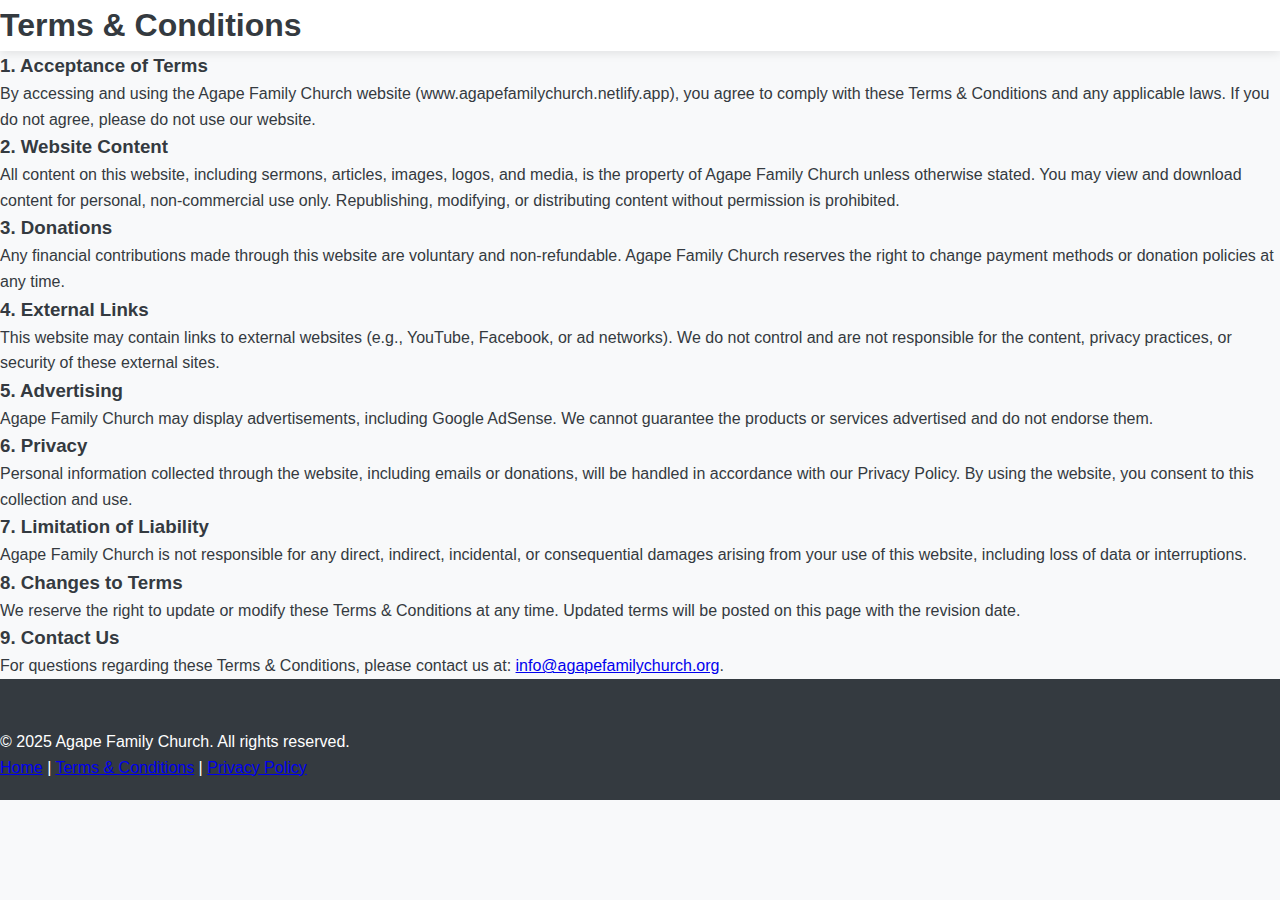
<file: terms.html>
<!DOCTYPE html>
<html lang="en">
<head>
  <meta charset="UTF-8">
  <title>Terms & Conditions - Agape Family Church</title>
  <meta name="viewport" content="width=device-width, initial-scale=1.0">
  <link rel="stylesheet" href="index_style.css">
</head>
<body>

<header>
  <h1>Terms & Conditions</h1>
</header>

<main>
  <section>
    <h3>1. Acceptance of Terms</h3>
    <p>
      By accessing and using the Agape Family Church website (www.agapefamilychurch.netlify.app), 
      you agree to comply with these Terms & Conditions and any applicable laws. 
      If you do not agree, please do not use our website.
    </p>
  </section>

  <section>
    <h3>2. Website Content</h3>
    <p>
      All content on this website, including sermons, articles, images, logos, and media, is the property 
      of Agape Family Church unless otherwise stated. You may view and download content for personal, 
      non-commercial use only. Republishing, modifying, or distributing content without permission is prohibited.
    </p>
  </section>

  <section>
    <h3>3. Donations</h3>
    <p>
      Any financial contributions made through this website are voluntary and non-refundable. 
      Agape Family Church reserves the right to change payment methods or donation policies at any time.
    </p>
  </section>

  <section>
    <h3>4. External Links</h3>
    <p>
      This website may contain links to external websites (e.g., YouTube, Facebook, or ad networks). 
      We do not control and are not responsible for the content, privacy practices, or security of these external sites.
    </p>
  </section>

  <section>
    <h3>5. Advertising</h3>
    <p>
      Agape Family Church may display advertisements, including Google AdSense. 
      We cannot guarantee the products or services advertised and do not endorse them.
    </p>
  </section>

  <section>
    <h3>6. Privacy</h3>
    <p>
      Personal information collected through the website, including emails or donations, will be handled 
      in accordance with our Privacy Policy. By using the website, you consent to this collection and use.
    </p>
  </section>

  <section>
    <h3>7. Limitation of Liability</h3>
    <p>
      Agape Family Church is not responsible for any direct, indirect, incidental, or consequential 
      damages arising from your use of this website, including loss of data or interruptions.
    </p>
  </section>

  <section>
    <h3>8. Changes to Terms</h3>
    <p>
      We reserve the right to update or modify these Terms & Conditions at any time. 
      Updated terms will be posted on this page with the revision date.
    </p>
  </section>

  <section>
    <h3>9. Contact Us</h3>
    <p>
      For questions regarding these Terms & Conditions, please contact us at: 
      <a href="mailto:info@agapefamilychurch.org">info@agapefamilychurch.org</a>.
    </p>
  </section>
</main>

<footer>
  <p>&copy; 2025 Agape Family Church. All rights reserved.</p>
  <p>
    <a href="index.html">Home</a> | 
    <a href="terms.html">Terms & Conditions</a> | 
    <a href="privacy.html">Privacy Policy</a>
  </p>
</footer>

</body>
</html>
</file>
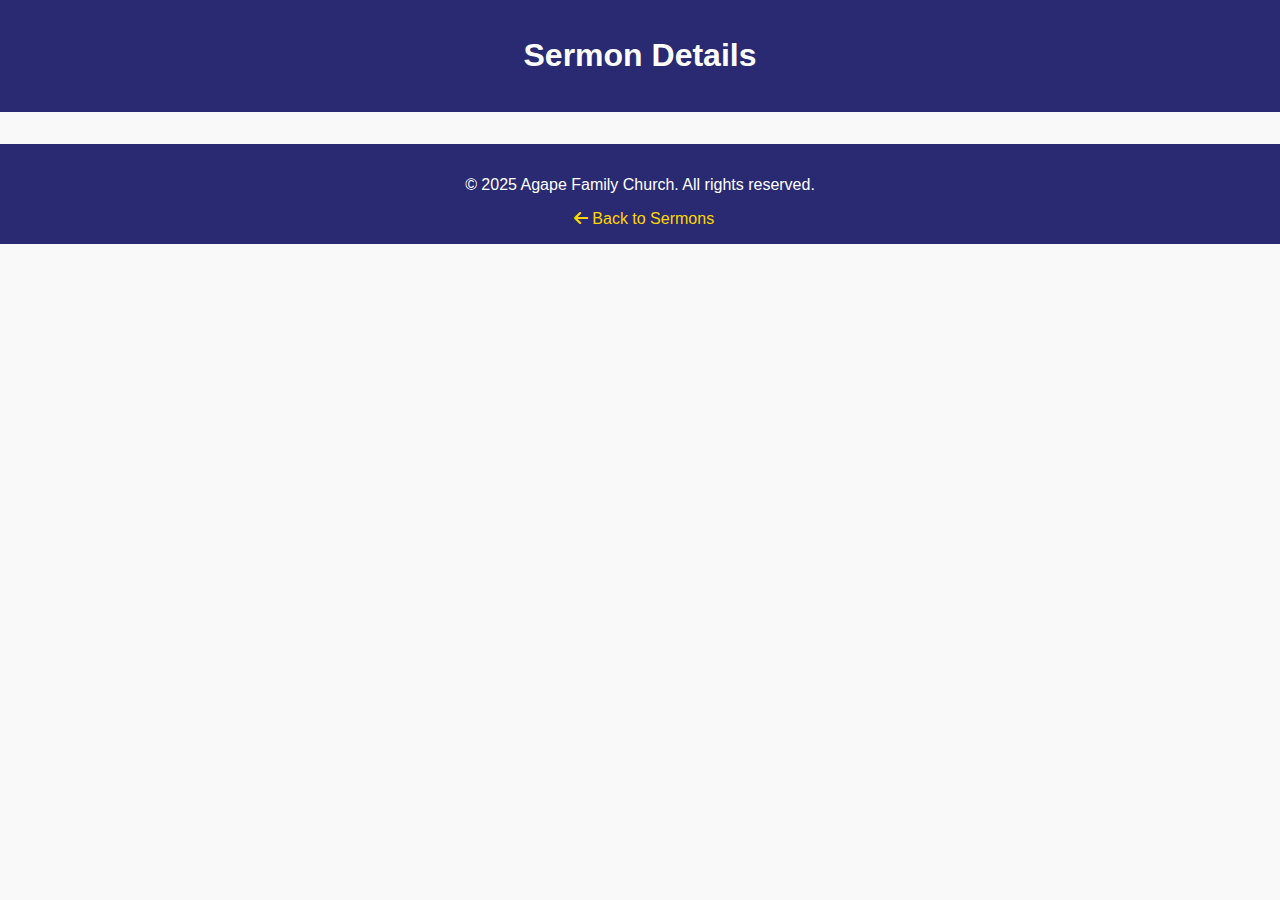
<file: Church-Website-v1.1/sermon.html>
<!DOCTYPE html>
<html lang="en">
<head>
<meta charset="UTF-8">
<meta name="viewport" content="width=device-width, initial-scale=1.0">
<title>Sermon - Agape Family Church</title>
<link rel="stylesheet" href="https://cdnjs.cloudflare.com/ajax/libs/font-awesome/6.4.0/css/all.min.css">
<link rel="stylesheet" href="sermon_style.css">
</head>
<body>

<header>
    <h1>Sermon Details</h1>
</header>

<main>
    <div id="single-sermon-content" class="sermon-container">
        <!-- Dynamic content will be loaded here -->
    </div>
</main>

<footer>
    <p>&copy; 2025 Agape Family Church. All rights reserved.</p>
    <a href="sermons.html"><i class="fas fa-arrow-left"></i> Back to Sermons</a>
</footer>

<script>
  // Get the sermon ID from the URL
  const params = new URLSearchParams(window.location.search);
  const sermonId = params.get('id');

  // Fetch sermons.json and display the correct sermon
  fetch('sermons.json')
    .then(res => res.json())
    .then(sermons => {
      const sermon = sermons.find(s => s.id == sermonId);
      const container = document.getElementById('single-sermon-content');

      if (sermon) {
        container.innerHTML = `
          <h2>${sermon.title}</h2>
          <div class="sermon-meta">
            ${sermon.date ? `<div><i class="fas fa-calendar-alt"></i> ${new Date(sermon.date).toLocaleDateString()}</div>` : ''}
            ${sermon.speaker ? `<div><i class="fas fa-user"></i> ${sermon.speaker}</div>` : ''}
            ${sermon.duration ? `<div><i class="fas fa-clock"></i> ${sermon.duration}</div>` : ''}
          </div>
          ${sermon.scripture ? `<p><strong>Key Scriptures:</strong> ${sermon.scripture}</p>` : ''}
          ${sermon.content ? `<p>${sermon.content}</p>` : ''}`;
      } else {
        container.innerHTML = `<p>Sermon not found.</p>`;
      }
    })
    .catch(err => console.error('Error loading sermons:', err));
</script>

</body>
</html>
</file>
<file: index_style.css>
/* styles.css */

/* Base Styles */
:root {
    --primary: #2c5aa0;
    --secondary: #d4a024;
    --light: #f8f9fa;
    --dark: #343a40;
    --accent: #e9ecef;
    --text: #555;
}

* {
    margin: 0;
    padding: 0;
    box-sizing: border-box;
    font-family: 'Segoe UI', Tahoma, Geneva, Verdana, sans-serif;
}

body {
    line-height: 1.6;
    color: var(--dark);
    background-color: var(--light);
}

.container {
    width: 90%;
    max-width: 1200px;
    margin: 0 auto;
    padding: 0 15px;
}

/* Header & Navigation */
header {
    background-color: white;
    box-shadow: 0 2px 10px rgba(0,0,0,0.1);
    position: sticky;
    top: 0;
    z-index: 100;
}

.header-container {
    display: flex;
    justify-content: space-between;
    align-items: center;
    padding: 15px 0;
}

.logo {
    display: flex;
    align-items: center;
}

.logo i {
    font-size: 2.5rem;
    color: var(--primary);
    margin-right: 10px;
}

.logo h1 {
    font-size: 1.8rem;
    color: var(--primary);
}

nav ul {
    display: flex;
    list-style: none;
}

nav ul li {
    margin-left: 25px;
}

nav ul li a {
    text-decoration: none;
    color: var(--dark);
    font-weight: 500;
    transition: color 0.3s;
}

nav ul li a:hover,
nav ul li a.active {
    color: var(--primary);
}

.mobile-menu {
    display: none;
    font-size: 1.5rem;
    cursor: pointer;
}

/* Buttons */
.btn {
    display: inline-block;
    background-color: var(--secondary);
    color: white;
    padding: 12px 30px;
    border-radius: 5px;
    text-decoration: none;
    font-weight: 600;
    transition: background-color 0.3s;
    border: none;
    cursor: pointer;
}

.btn:hover {
    background-color: #b88a1c;
}

.btn-secondary {
    display: inline-block;
    background-color: transparent;
    color: var(--primary);
    padding: 10px 20px;
    border-radius: 5px;
    text-decoration: none;
    font-weight: 600;
    transition: all 0.3s;
    border: 2px solid var(--primary);
}

.btn-secondary:hover {
    background-color: var(--primary);
    color: white;
}

/* Hero Section */
.hero {
    background: linear-gradient(rgba(0,0,0,0.7), rgba(0,0,0,0.7)), url('images/hero-bg.jpg');
    background-size: cover;
    background-position: center;
    color: white;
    padding: 100px 0;
    text-align: center;
}

.hero h2 {
    font-size: 3rem;
    margin-bottom: 20px;
}

.hero p {
    font-size: 1.2rem;
    max-width: 700px;
    margin: 0 auto 30px;
}

/* Section Titles */
.section-title {
    text-align: center;
    margin-bottom: 50px;
}

.section-title h2 {
    font-size: 2.5rem;
    color: var(--primary);
    margin-bottom: 15px;
}

.section-title p {
    max-width: 700px;
    margin: 0 auto;
    color: var(--text);
}

/* Services Section */
.services {
    padding: 80px 0;
    background-color: white;
}

.services-grid {
    display: grid;
    grid-template-columns: repeat(auto-fit, minmax(300px, 1fr));
    gap: 30px;
}

.service-card {
    background-color: var(--accent);
    border-radius: 8px;
    overflow: hidden;
    box-shadow: 0 5px 15px rgba(0,0,0,0.1);
    transition: transform 0.3s;
}

.service-card:hover {
    transform: translateY(-10px);
}

.service-icon {
    background-color: var(--primary);
    color: white;
    padding: 20px;
    text-align: center;
    font-size: 2.5rem;
}

.service-content {
    padding: 25px;
}

.service-content h3 {
    margin-bottom: 15px;
    color: var(--primary);
}

/* Events Section */
.events {
    padding: 80px 0;
    background-color: var(--accent);
}

.events-grid {
    display: grid;
    grid-template-columns: repeat(auto-fit, minmax(300px, 1fr));
    gap: 30px;
    margin-bottom: 40px;
}

.event-card {
    background-color: white;
    border-radius: 8px;
    overflow: hidden;
    box-shadow: 0 5px 15px rgba(0,0,0,0.1);
}

.event-date {
    background-color: var(--primary);
    color: white;
    padding: 15px;
    text-align: center;
}

.event-date .day {
    font-size: 2rem;
    font-weight: bold;
    display: block;
}

.event-content {
    padding: 25px;
}

.event-content h3 {
    margin-bottom: 10px;
    color: var(--primary);
}

.event-meta {
    display: flex;
    margin-bottom: 15px;
    color: #666;
    flex-wrap: wrap;
}

.event-meta i {
    margin-right: 5px;
    color: var(--primary);
}

.event-meta span {
    margin-right: 15px;
    margin-bottom: 5px;
}

.events-cta {
    text-align: center;
}

/* About Section */
.about {
    padding: 80px 0;
    background-color: white;
}

.about-content {
    display: grid;
    grid-template-columns: 1fr 1fr;
    gap: 50px;
    align-items: center;
}

.about-text h2 {
    font-size: 2.5rem;
    color: var(--primary);
    margin-bottom: 20px;
}

.about-text p {
    margin-bottom: 20px;
    color: var(--text);
}

.about-features {
    display: grid;
    grid-template-columns: repeat(auto-fit, minmax(200px, 1fr));
    gap: 20px;
    margin: 30px 0;
}

.feature {
    text-align: center;
    padding: 20px;
}

.feature i {
    font-size: 2rem;
    color: var(--primary);
    margin-bottom: 15px;
}

.feature h4 {
    margin-bottom: 10px;
    color: var(--primary);
}

.about-image img {
    width: 100%;
    border-radius: 8px;
    box-shadow: 0 5px 15px rgba(0,0,0,0.1);
}

/* Sermon Highlight */
.sermon-highlight {
    padding: 80px 0;
    background-color: var(--accent);
}

.sermon-content {
    display: grid;
    grid-template-columns: 1fr 1fr;
    gap: 50px;
    align-items: center;
}

.video-placeholder {
    background-color: var(--dark);
    height: 300px;
    border-radius: 8px;
    display: flex;
    flex-direction: column;
    align-items: center;
    justify-content: center;
    color: white;
    cursor: pointer;
    transition: background-color 0.3s;
}

.video-placeholder:hover {
    background-color: #2a2a2a;
}

.video-placeholder i {
    font-size: 4rem;
    margin-bottom: 15px;
}

.sermon-info h2 {
    font-size: 2rem;
    color: var(--primary);
    margin-bottom: 15px;
}

.sermon-meta {
    color: var(--text);
    margin-bottom: 20px;
    font-style: italic;
}

.sermon-actions {
    display: flex;
    gap: 15px;
    margin-top: 25px;
}

/* Contact Section */
.contact {
    padding: 80px 0;
    background-color: white;
}

.contact-grid {
    display: grid;
    grid-template-columns: 1fr 1fr;
    gap: 50px;
}

.contact-info {
    background-color: var(--accent);
    padding: 30px;
    border-radius: 8px;
}

.contact-info h3 {
    margin-bottom: 20px;
    color: var(--primary);
}

.contact-item {
    display: flex;
    margin-bottom: 25px;
}

.contact-item i {
    font-size: 1.5rem;
    color: var(--primary);
    margin-right: 15px;
    margin-top: 5px;
}

.contact-item h4 {
    margin-bottom: 5px;
    color: var(--primary);
}

.contact-social {
    margin-top: 30px;
}

.contact-social h4 {
    margin-bottom: 15px;
    color: var(--primary);
}

.contact-form {
    background-color: var(--accent);
    padding: 30px;
    border-radius: 8px;
}

.contact-form h3 {
    margin-bottom: 20px;
    color: var(--primary);
}

.form-group {
    margin-bottom: 20px;
}

.form-group label {
    display: block;
    margin-bottom: 8px;
    font-weight: 500;
    color: var(--dark);
}

.form-group input,
.form-group textarea {
    width: 100%;
    padding: 12px;
    border: 1px solid #ddd;
    border-radius: 5px;
    font-size: 1rem;
}

.form-group input:focus,
.form-group textarea:focus {
    outline: none;
    border-color: var(--primary);
}

/* Footer */
footer {
    background-color: var(--dark);
    color: white;
    padding: 50px 0 20px;
}

.footer-content {
    display: grid;
    grid-template-columns: repeat(auto-fit, minmax(250px, 1fr));
    gap: 30px;
    margin-bottom: 30px;
}

.footer-column h3 {
    font-size: 1.3rem;
    margin-bottom: 20px;
    color: var(--secondary);
}

.footer-column ul {
    list-style: none;
}

.footer-column ul li {
    margin-bottom: 10px;
}

.footer-column ul li a {
    color: #ccc;
    text-decoration: none;
    transition: color 0.3s;
}

.footer-column ul li a:hover {
    color: var(--secondary);
}

.footer-column p {
    color: #ccc;
    margin-bottom: 20px;
}

.social-links {
    display: flex;
    margin-top: 20px;
}

.social-links a {
    display: flex;
    align-items: center;
    justify-content: center;
    width: 40px;
    height: 40px;
    background-color: rgba(255,255,255,0.1);
    border-radius: 50%;
    margin-right: 10px;
    color: white;
    text-decoration: none;
    transition: background-color 0.3s;
}

.social-links a:hover {
    background-color: var(--primary);
}

.copyright {
    text-align: center;
    padding-top: 20px;
    border-top: 1px solid rgba(255,255,255,0.1);
    font-size: 0.9rem;
    color: #ccc;
}

/* Responsive Design */
@media (max-width: 992px) {
    .about-content,
    .sermon-content,
    .contact-grid {
        grid-template-columns: 1fr;
    }
    
    .about-image {
        order: -1;
    }
    
    .sermon-actions {
        flex-direction: column;
    }
}

@media (max-width: 768px) {
    .mobile-menu {
        display: block;
    }
    
    nav ul {
        display: none;
        position: absolute;
        top: 70px;
        left: 0;
        width: 100%;
        background-color: white;
        flex-direction: column;
        padding: 20px;
        box-shadow: 0 5px 10px rgba(0,0,0,0.1);
    }
    
    nav ul.show {
        display: flex;
    }
    
    nav ul li {
        margin: 10px 0;
    }
    
    .hero h2 {
        font-size: 2.2rem;
    }
    
    .section-title h2 {
        font-size: 2rem;
    }
    
    .about-features {
        grid-template-columns: 1fr;
    }
}
</file>
<file: Church-Website-v1.1/sermon_style.css>
body {
    font-family: Arial, sans-serif;
    background: #f9f9f9;
    color: #333;
    margin: 0;
    padding: 0;
}

header {
    background: #2a2a72;
    color: white;
    text-align: center;
    padding: 1rem 0;
}

main {
    max-width: 800px;
    margin: 2rem auto;
    padding: 0 1rem;
}

.sermon-container h2 {
    font-size: 2rem;
    margin-bottom: 0.5rem;
}

.sermon-meta {
    display: flex;
    flex-wrap: wrap;
    gap: 1rem;
    margin-bottom: 1rem;
    font-size: 0.9rem;
    color: #555;
}

.sermon-meta div {
    display: flex;
    align-items: center;
}

.sermon-meta i {
    margin-right: 0.3rem;
    color: #2a2a72;
}

.sermon-container p {
    line-height: 1.6;
    margin-bottom: 1rem;
}

.btn {
    display: inline-block;
    padding: 0.5rem 1rem;
    text-decoration: none;
    border-radius: 5px;
    margin-right: 0.5rem;
}

.btn-outline {
    border: 1px solid #2a2a72;
    color: #2a2a72;
}

.btn-outline:hover {
    background: #2a2a72;
    color: white;
}

footer {
    background: #2a2a72;
    color: white;
    text-align: center;
    padding: 1rem 0;
    margin-top: 2rem;
}

footer a {
    color: #ffd700;
    text-decoration: none;
    margin-left: 0.5rem;
}
</file>
<file: sermon_style.css>
/* Reset and Base Styles */
* {
    margin: 0;
    padding: 0;
    box-sizing: border-box;
}

body {
    font-family: 'Merriweather', serif;
    line-height: 1.6;
    color: #2c3e50;
    background: linear-gradient(135deg, #f8f9fa 0%, #e9ecef 100%);
    min-height: 100vh;
}

/* Header */
header {
    background: linear-gradient(rgba(0,0,0,0.4), rgba(0,0,0,0.4)),
                url("sermon.jpg") no-repeat center center;
    background-size: cover;
    color: white;
    text-align: center;
    padding: 80px 20px;
    position: relative;
    display: flex;
    flex-direction: column;
    justify-content: center;
    align-items: center;
    min-height: 50vh;
}

header h1 {
    font-size: 3rem;
    margin-bottom: 15px;
    text-shadow: 2px 2px 6px rgba(0,0,0,0.4);
    font-weight: 700;
    animation: slideInDown 1s ease;
}

header .tagline {
    font-size: 1.3rem;
    margin-bottom: 30px;
    opacity: 0.95;
    font-style: italic;
    animation: slideInUp 1s ease 0.4s both;
}

/* Main Content */
main {
    max-width: 1200px;
    margin: 0 auto;
    padding: 50px 20px;
    display: grid;
    grid-template-columns: 1fr;
    gap: 40px;
}

/* Sections */
section {
    background: white;
    padding: 40px;
    border-radius: 20px;
    box-shadow: 0 10px 30px rgba(0,0,0,0.08);
    transition: all 0.4s ease;
    position: relative;
}

section:hover {
    transform: translateY(-5px);
    box-shadow: 0 20px 40px rgba(0,0,0,0.15);
}

h2 {
    font-size: 2rem;
    margin-bottom: 25px;
    color: #2c3e50;
}

h3 {
    font-size: 1.6rem;
    margin-bottom: 20px;
    color: #34495e;
}

/* Buttons */
.btn {
    display: inline-block;
    padding: 12px 30px;
    border-radius: 50px;
    text-decoration: none;
    font-weight: bold;
    transition: all 0.4s ease;
    text-transform: uppercase;
    letter-spacing: 1px;
    font-size: 0.9rem;
    border: 2px solid transparent;
    margin-right: 10px;
}

.btn-primary {
    background: #ffd700;
    color: #2c3e50;
    box-shadow: 0 6px 20px rgba(255,215,0,0.4);
    animation: pulse 2s infinite;
}

.btn-primary:hover {
    background: #e6c200;
    transform: translateY(-3px) scale(1.05);
    box-shadow: 0 12px 25px rgba(255,215,0,0.6);
}

.btn-outline {
    border: 2px solid #2c3e50;
    color: #2c3e50;
    background: transparent;
}

.btn-outline:hover {
    background: #2c3e50;
    color: white;
    transform: translateY(-3px);
}

/* Sermon Meta */
.sermon-meta {
    display: flex;
    gap: 30px;
    margin-bottom: 20px;
    font-size: 0.9rem;
    color: #7f8c8d;
}

.sermon-meta i {
    margin-right: 5px;
}

/* Dropdown Archive */
.dropdown > a {
    display: block;
    padding: 12px 20px;
    background: #3498db;
    color: white;
    font-weight: 600;
    border-radius: 6px;
    position: relative;
    margin-bottom: 5px;
    transition: all 0.3s ease;
    text-decoration: none;
}

.dropdown > a::after {
    content: "▾";
    float: right;
    font-size: 0.9rem;
}

.dropdown-content {
    max-height: 0;
    overflow: hidden;
    transition: max-height 0.3s ease;
    background: #f9f9f9;
    border-radius: 6px;
}

.dropdown.active .dropdown-content {
    max-height: 500px;
}

.dropdown-content li {
    border-bottom: 1px solid #ddd;
}

.dropdown-content li:last-child {
    border-bottom: none;
}

.dropdown-content a {
    display: flex;
    justify-content: space-between;
    padding: 10px 20px;
    color: #2c3e50;
    font-weight: 500;
}

.dropdown-content a:hover {
    background: #4169e1;
    color: white;
}

/* Footer */
footer {
    background: linear-gradient(135deg, #2c3e50 0%, #34495e 100%);
    color: #ecf0f1;
    text-align: center;
    padding: 40px 20px;
    margin-top: 50px;
}

footer a {
    color: #ffd700;
    text-decoration: none;
    margin: 0 10px;
    font-weight: 600;
}

footer a:hover {
    color: #3498db;
    transform: translateY(-2px);
}

/* Animations */
@keyframes slideInDown {
    from { opacity: 0; transform: translateY(-50px); }
    to { opacity: 1; transform: translateY(0); }
}

@keyframes slideInUp {
    from { opacity: 0; transform: translateY(50px); }
    to { opacity: 1; transform: translateY(0); }
}

@keyframes pulse {
    0% { transform: scale(1); box-shadow: 0 6px 20px rgba(255,215,0,0.4); }
    50% { transform: scale(1.05); box-shadow: 0 8px 25px rgba(255,215,0,0.6); }
    100% { transform: scale(1); box-shadow: 0 6px 20px rgba(255,215,0,0.4); }
}

/* Responsive */
@media (max-width: 768px) {
    header h1 { font-size: 2.2rem; }
    header .tagline { font-size: 1rem; }
    main { padding: 30px 15px; }
    .sermon-meta { flex-direction: column; gap: 10px; }
}
</file>
<file: sermons_style.css>
/* Reset and Base Styles */
* {
    margin: 0;
    padding: 0;
    box-sizing: border-box;
}

body {
    font-family: 'Merriweather', serif;
    line-height: 1.6;
    color: #2c3e50;
    background: linear-gradient(135deg, #f8f9fa 0%, #e9ecef 100%);
    min-height: 100vh;
}

/* Header */
header {
    background: linear-gradient(rgba(0,0,0,0.4), rgba(0,0,0,0.4)),
                url("sermons.jpg") no-repeat center center;
    background-size: cover;
    color: white;
    text-align: center;
    padding: 80px 20px;
    position: relative;
    display: flex;
    flex-direction: column;
    justify-content: center;
    align-items: center;
    min-height: 50vh;
}

header h1 {
    font-size: 3rem;
    margin-bottom: 15px;
    text-shadow: 2px 2px 6px rgba(0,0,0,0.4);
    font-weight: 700;
    animation: slideInDown 1s ease;
}

header .tagline {
    font-size: 1.3rem;
    margin-bottom: 30px;
    opacity: 0.95;
    font-style: italic;
    animation: slideInUp 1s ease 0.4s both;
}

/* Main Content */
main {
    max-width: 1200px;
    margin: 0 auto;
    padding: 50px 20px;
    display: grid;
    grid-template-columns: 1fr;
    gap: 40px;
}

/* Sections */
section {
    background: white;
    padding: 40px;
    border-radius: 20px;
    box-shadow: 0 10px 30px rgba(0,0,0,0.08);
    transition: all 0.4s ease;
    position: relative;
}

section:hover {
    transform: translateY(-5px);
    box-shadow: 0 20px 40px rgba(0,0,0,0.15);
}

h2 {
    font-size: 2rem;
    margin-bottom: 25px;
    color: #2c3e50;
}

h3 {
    font-size: 1.6rem;
    margin-bottom: 20px;
    color: #34495e;
}

/* Sermon Actions - Button Container */
.sermon-actions {
    display: flex;
    gap: 15px;
    margin-top: 25px;
    flex-wrap: wrap; /* Allows buttons to wrap on small screens */
}

/* Buttons */
.btn {
    display: inline-flex;
    align-items: center;
    gap: 8px;
    padding: 12px 30px;
    border-radius: 50px;
    text-decoration: none;
    font-weight: bold;
    transition: all 0.4s ease;
    text-transform: uppercase;
    letter-spacing: 1px;
    font-size: 0.9rem;
    border: 2px solid transparent;
    text-align: center;
    justify-content: center;
    min-height: 44px; /* Better touch targets on mobile */
}

.btn-primary {
    background: #ffd700;
    color: #2c3e50;
    box-shadow: 0 6px 20px rgba(255,215,0,0.4);
    animation: pulse 2s infinite;
}

.btn-primary:hover {
    background: #e6c200;
    transform: translateY(-3px) scale(1.05);
    box-shadow: 0 12px 25px rgba(255,215,0,0.6);
}

.btn-outline {
    border: 2px solid #2c3e50;
    color: #2c3e50;
    background: transparent;
}

.btn-outline:hover {
    background: #2c3e50;
    color: white;
    transform: translateY(-3px);
}

/* Sermon Meta */
.sermon-meta {
    display: flex;
    gap: 30px;
    margin-bottom: 20px;
    font-size: 0.9rem;
    color: #7f8c8d;
}

.sermon-meta i {
    margin-right: 5px;
}

/* Dropdown Archive */
.dropdown > a {
    display: block;
    padding: 12px 20px;
    background: #3498db;
    color: white;
    font-weight: 600;
    border-radius: 6px;
    position: relative;
    margin-bottom: 5px;
    transition: all 0.3s ease;
    text-decoration: none;
}

.dropdown > a::after {
    content: "▾";
    float: right;
    font-size: 0.9rem;
}

.dropdown-content {
    max-height: 0;
    overflow: hidden;
    transition: max-height 0.3s ease;
    background: #f9f9f9;
    border-radius: 6px;
}

.dropdown.active .dropdown-content {
    max-height: 500px;
}

.dropdown-content li {
    border-bottom: 1px solid #ddd;
}

.dropdown-content li:last-child {
    border-bottom: none;
}

.dropdown-content a {
    display: flex;
    justify-content: space-between;
    padding: 10px 20px;
    color: #2c3e50;
    font-weight: 500;
}

.dropdown-content a:hover {
    background: #4169e1;
    color: white;
}

/* Footer */
footer {
    background: linear-gradient(135deg, #2c3e50 0%, #34495e 100%);
    color: #ecf0f1;
    text-align: center;
    padding: 40px 20px;
    margin-top: 50px;
}

footer a {
    color: #ffd700;
    text-decoration: none;
    margin: 0 10px;
    font-weight: 600;
}

footer a:hover {
    color: #3498db;
    transform: translateY(-2px);
}

/* Animations */
@keyframes slideInDown {
    from { opacity: 0; transform: translateY(-50px); }
    to { opacity: 1; transform: translateY(0); }
}

@keyframes slideInUp {
    from { opacity: 0; transform: translateY(50px); }
    to { opacity: 1; transform: translateY(0); }
}

@keyframes pulse {
    0% { transform: scale(1); box-shadow: 0 6px 20px rgba(255,215,0,0.4); }
    50% { transform: scale(1.05); box-shadow: 0 8px 25px rgba(255,215,0,0.6); }
    100% { transform: scale(1); box-shadow: 0 6px 20px rgba(255,215,0,0.4); }
}

/* Responsive */
@media (max-width: 768px) {
    header h1 { font-size: 2.2rem; }
    header .tagline { font-size: 1rem; }
    main { padding: 30px 15px; }
    .sermon-meta { flex-direction: column; gap: 10px; }
    
    /* Mobile-specific button styles */
    .sermon-actions {
        flex-direction: column; /* Stack buttons vertically */
        gap: 12px;
        width: 100%;
    }
    
    .btn {
        width: 100%; /* Full width buttons on mobile */
        padding: 14px 20px; /* Larger padding for touch */
        font-size: 1rem; /* Slightly larger text */
    }
}

@media (max-width: 480px) {
    .sermon-actions {
        gap: 10px;
    }
    
    .btn {
        padding: 16px 20px; /* Even larger for very small screens */
        min-height: 48px;
    }
    
    .btn i {
        font-size: 1.1rem; /* Slightly larger icons */
    }
}

/* Ensure the buttons have proper spacing from other content */
.sermon-meta + h3 {
    margin-top: 20px;
}

h3 + p {
    margin-bottom: 25px;
}

/* Optional: Add some breathing room around the latest sermon content */
#latest-sermon-content {
    padding: 20px;
}
</file>
